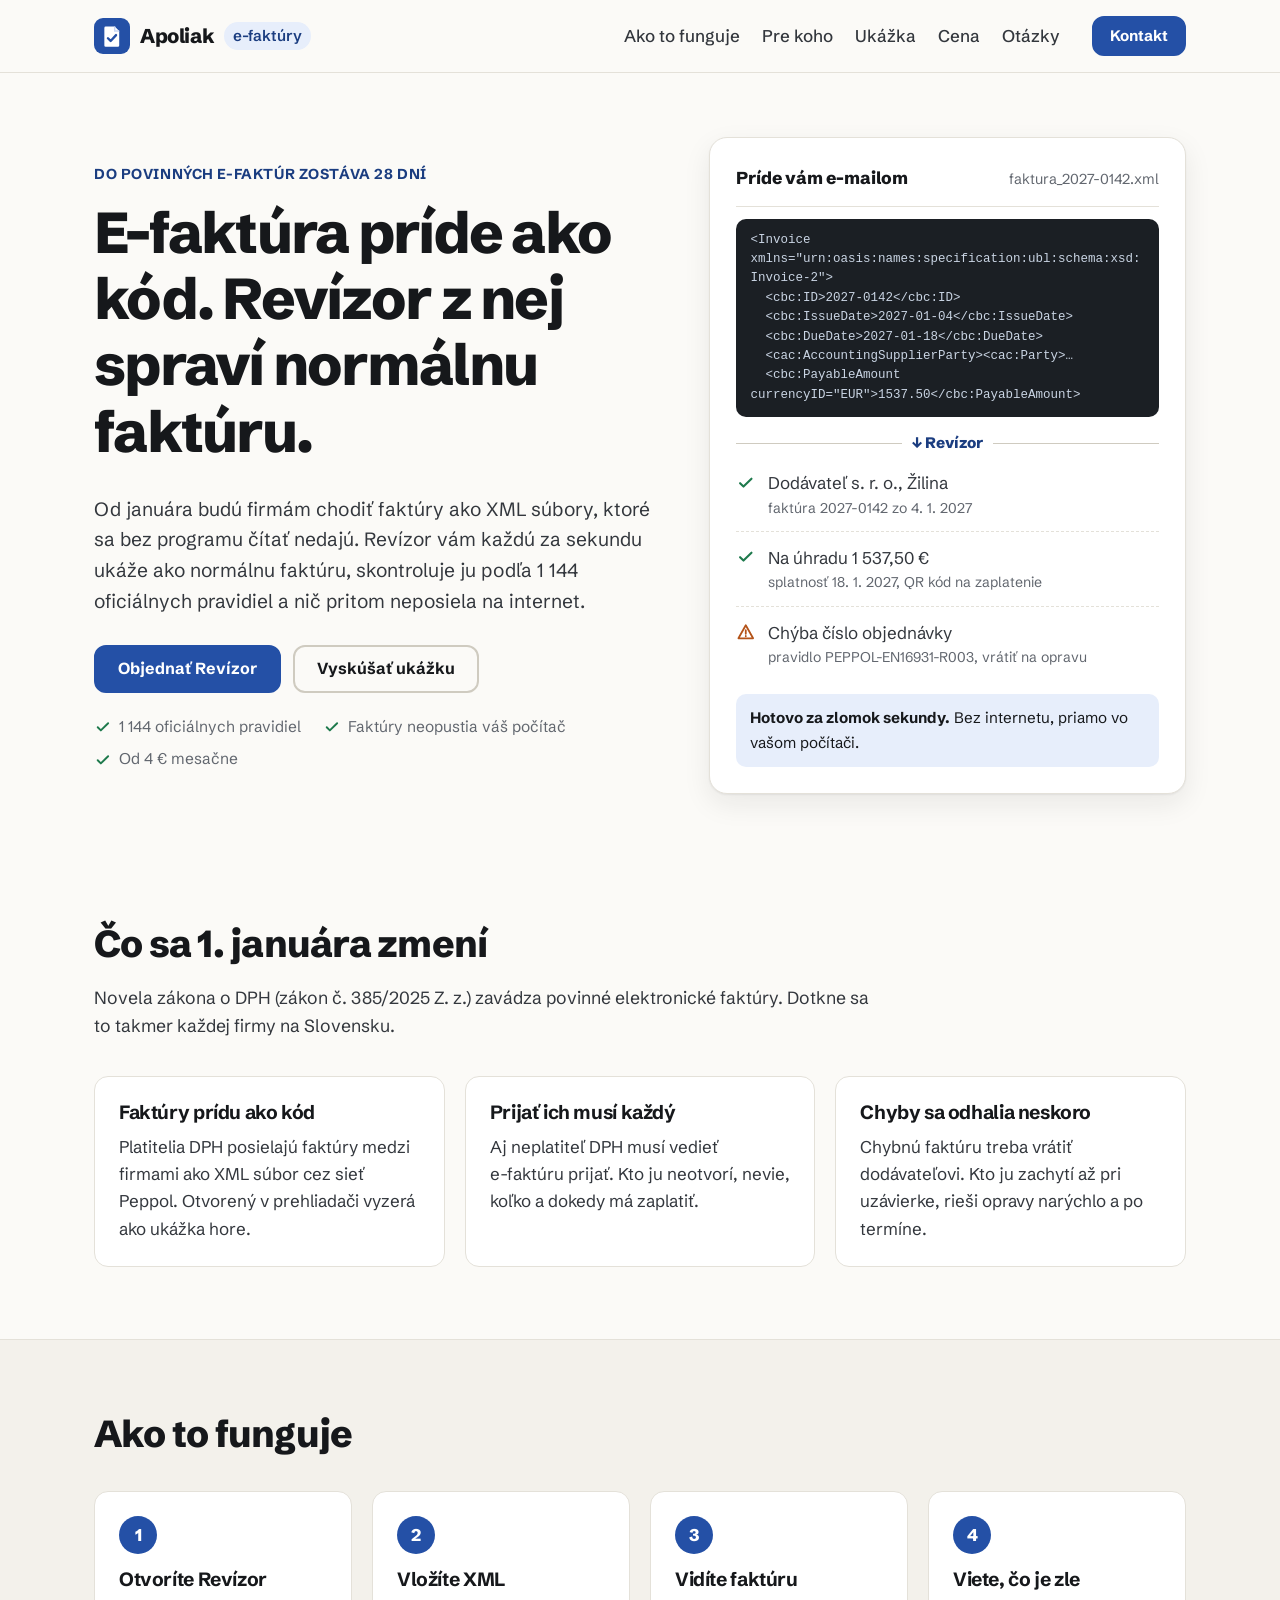
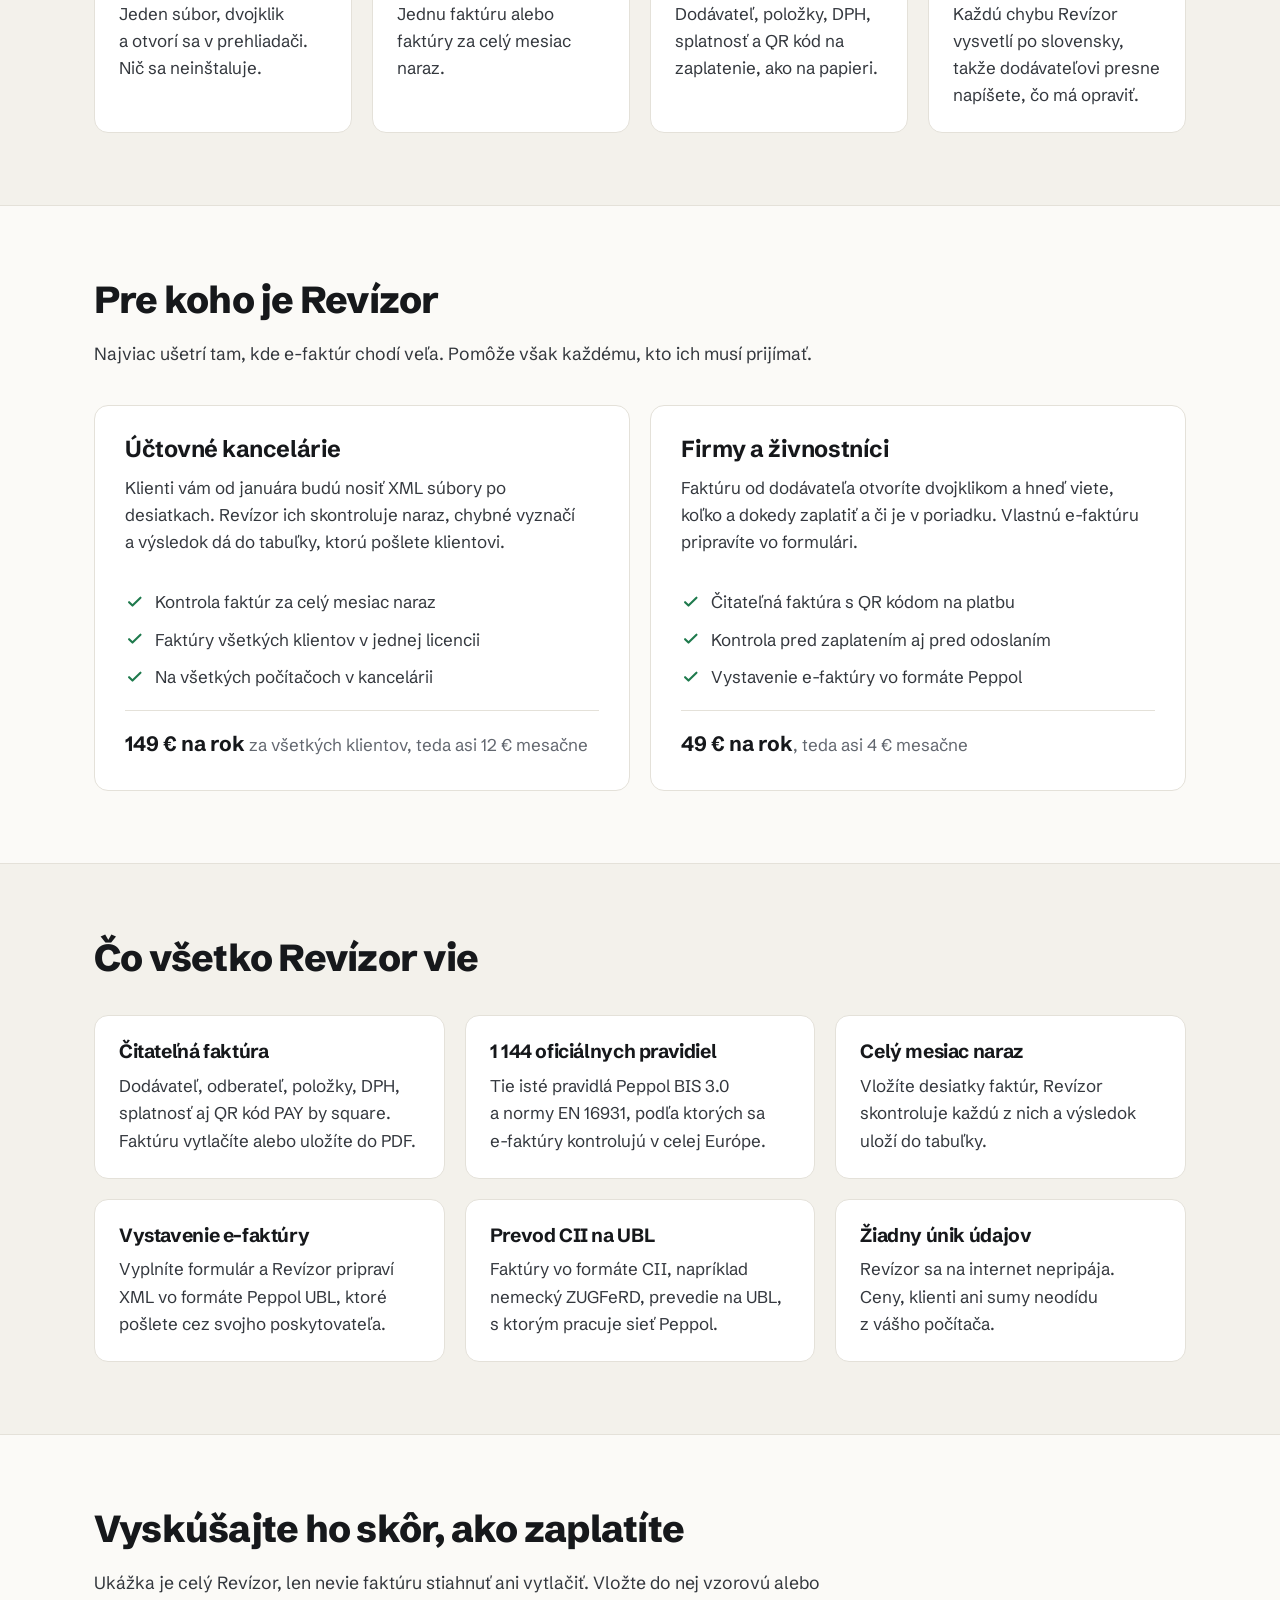
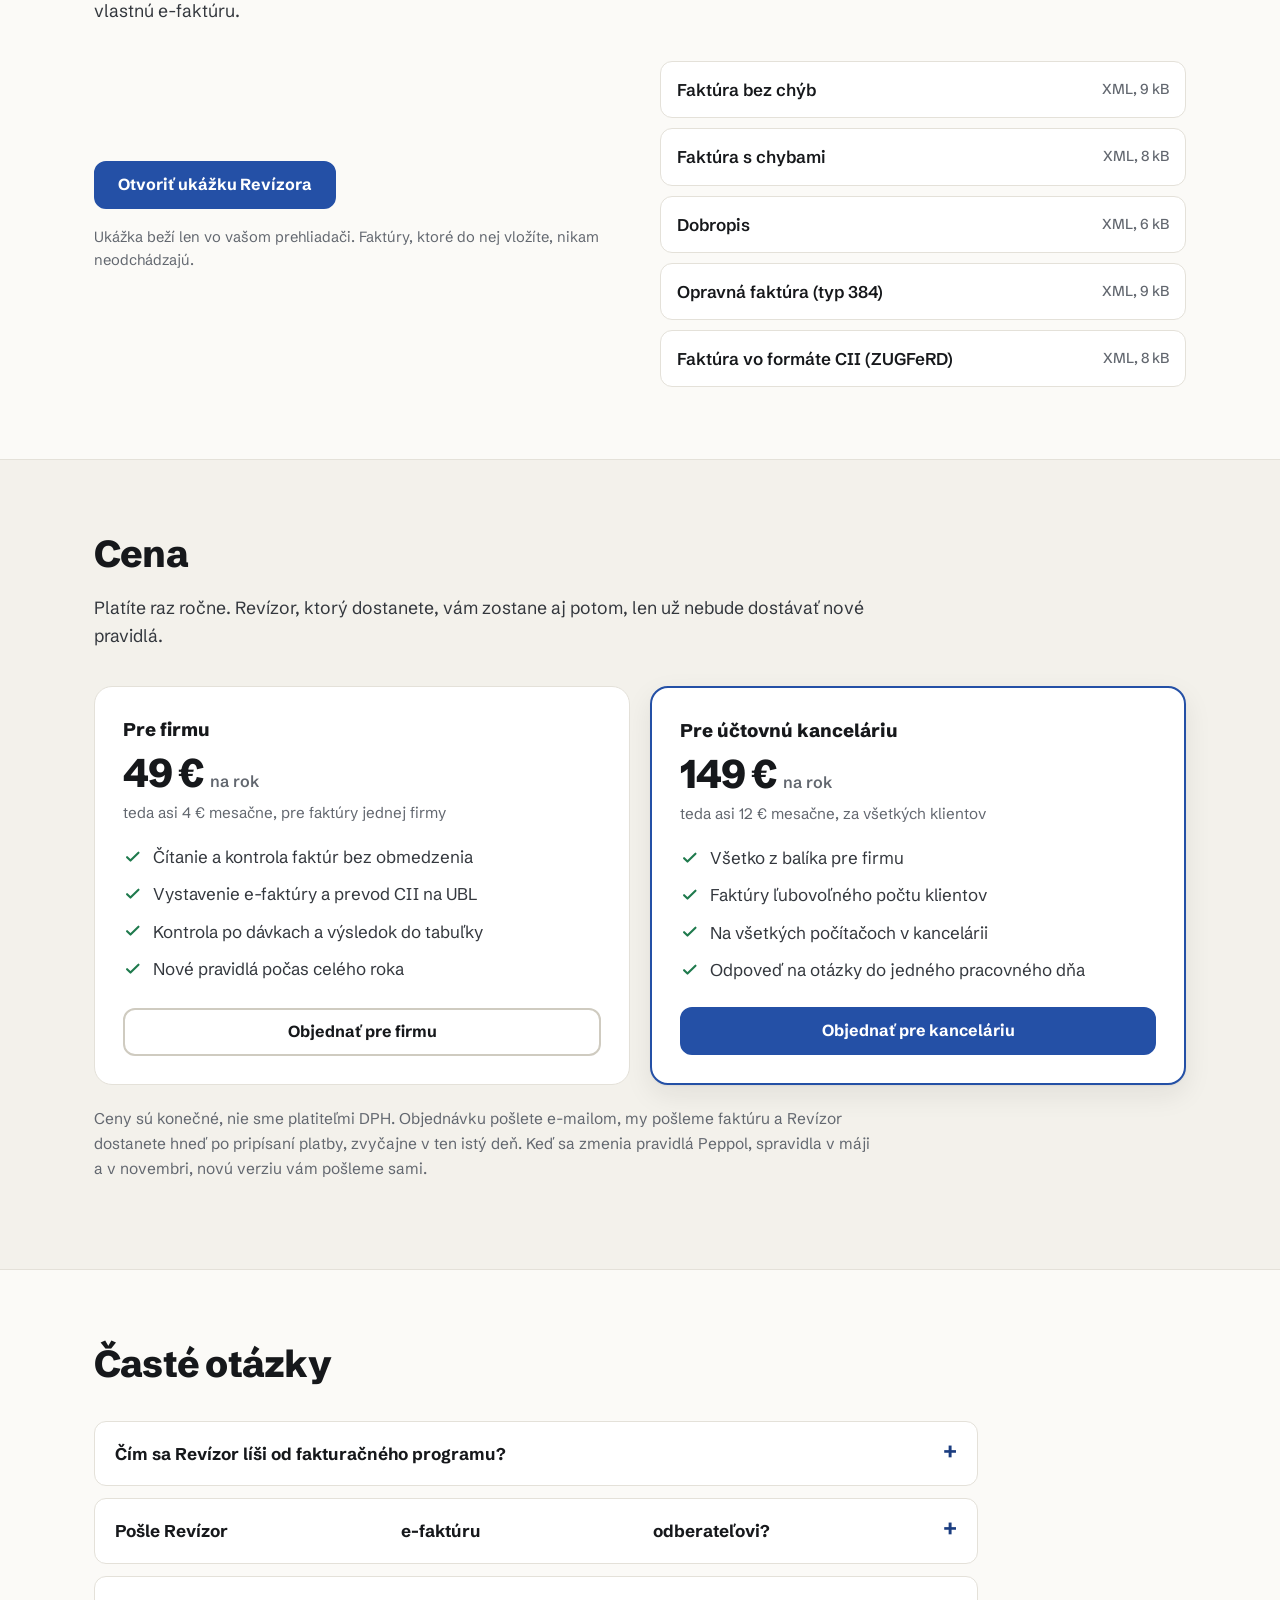
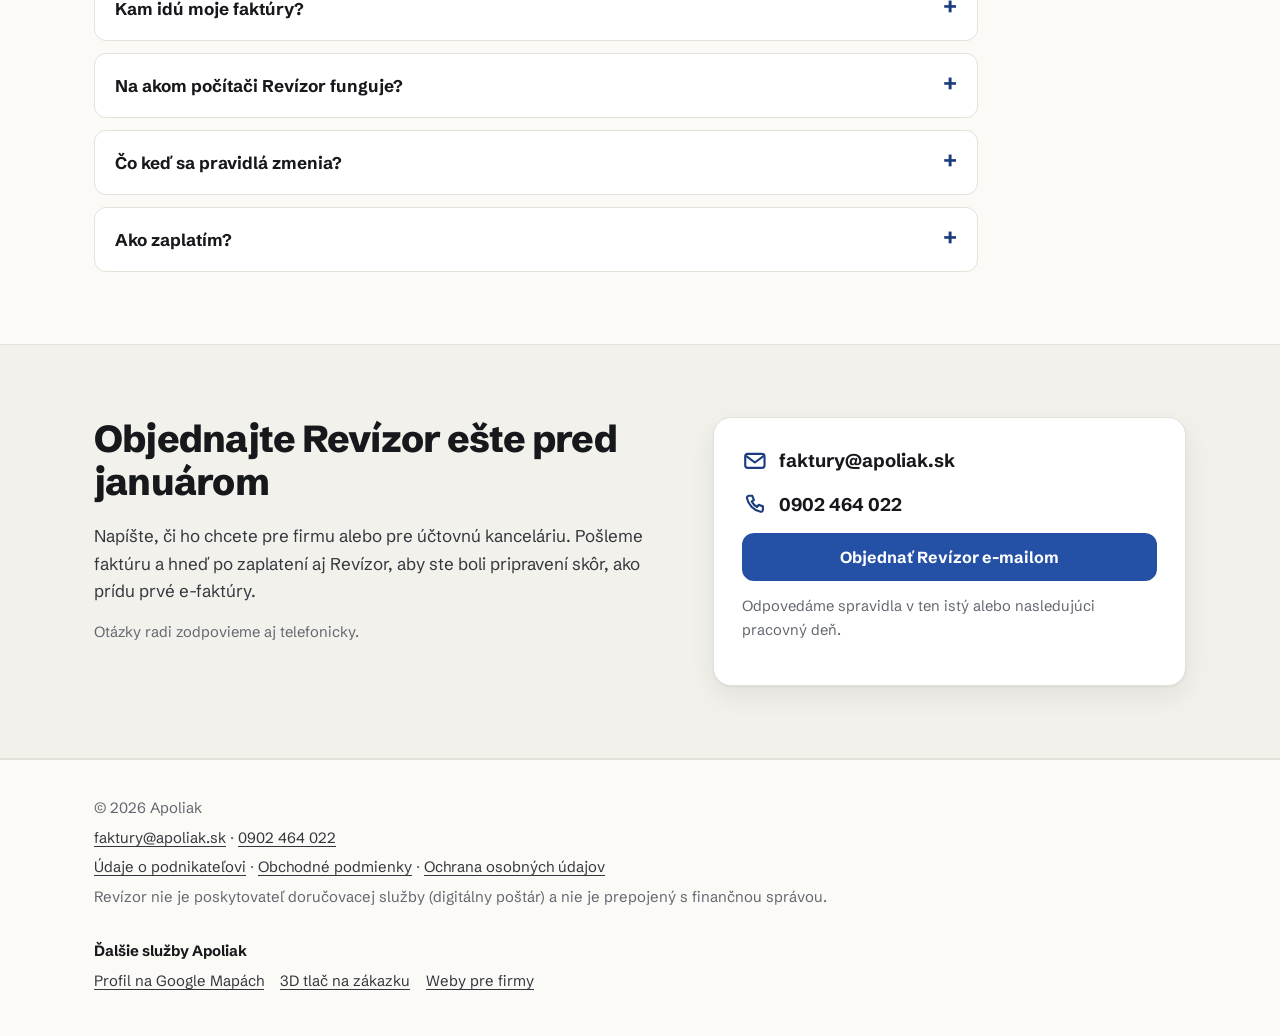
<file: index.html>
<!doctype html>
<html lang="sk">
<head>
  <meta charset="utf-8">
  <meta http-equiv="Content-Security-Policy" content="default-src 'self'; script-src 'self'; style-src 'self' 'unsafe-inline'; img-src 'self' data:; font-src 'self'; connect-src 'self'; form-action 'self'; base-uri 'self'; object-src 'none'">
  <meta name="referrer" content="strict-origin-when-cross-origin">
  <meta name="viewport" content="width=device-width, initial-scale=1, viewport-fit=cover">
  <title>E-faktúry od 1. 1. 2027: Revízor ich prečíta aj skontroluje | Apoliak</title>
  <meta name="description" content="Od 1. januára 2027 vám budú chodiť faktúry ako XML. Revízor z nich za sekundu spraví normálnu faktúru a skontroluje ich podľa 1 144 pravidiel. Bez internetu, od 49 € na rok.">
  <meta name="theme-color" content="#fbfaf7">
  <meta name="color-scheme" content="light">
  <link rel="canonical" href="https://efaktury.apoliak.sk/">
  <meta property="og:type" content="website">
  <meta property="og:locale" content="sk_SK">
  <meta property="og:site_name" content="Apoliak e-faktúry">
  <meta property="og:title" content="E-faktúra príde ako kód. Revízor z nej spraví normálnu faktúru.">
  <meta property="og:description" content="Od 1. 1. 2027 chodia faktúry ako XML. Revízor ich prečíta a skontroluje podľa 1 144 pravidiel, bez internetu. Od 49 € na rok.">
  <meta property="og:url" content="https://efaktury.apoliak.sk/">
  <meta property="og:image" content="https://efaktury.apoliak.sk/assets/img/og-image.png">
  <meta property="og:image:width" content="1200">
  <meta property="og:image:height" content="630">
  <meta name="twitter:card" content="summary_large_image">
  <link rel="icon" href="assets/img/favicon.svg" type="image/svg+xml">
  <link rel="apple-touch-icon" href="assets/img/apple-touch-icon.png">
  <link rel="preload" href="assets/fonts/schibsted-grotesk-latin-wght-normal.woff2" as="font" type="font/woff2" crossorigin>
  <link rel="stylesheet" href="assets/css/style.css">
  <script type="application/ld+json">
{
  "@context": "https://schema.org",
  "@type": "SoftwareApplication",
  "name": "Revízor e-faktúr",
  "applicationCategory": "BusinessApplication",
  "operatingSystem": "Windows, macOS (v prehliadači)",
  "url": "https://efaktury.apoliak.sk/",
  "description": "Čítanie a kontrola elektronických faktúr podľa 1 144 pravidiel Peppol BIS 3.0 a EN 16931, bez internetu.",
  "offers": [
    {
      "@type": "Offer",
      "name": "Pre firmu",
      "price": "49",
      "priceCurrency": "EUR"
    },
    {
      "@type": "Offer",
      "name": "Pre účtovnú kanceláriu",
      "price": "149",
      "priceCurrency": "EUR"
    }
  ],
  "publisher": {
    "@type": "Organization",
    "name": "Apoliak",
    "email": "faktury@apoliak.sk",
    "telephone": "+421902464022",
    "logo": "https://efaktury.apoliak.sk/assets/img/logo-512.png"
  }
}
  </script>
</head>
<body>
<svg width="0" height="0" style="position:absolute" aria-hidden="true">
  <symbol id="i-check" viewBox="0 0 24 24"><path d="M5 12.5l4.2 4.2L19 7" fill="none" stroke="currentColor" stroke-width="2.6" stroke-linecap="round" stroke-linejoin="round"/></symbol>
  <symbol id="i-warn" viewBox="0 0 24 24"><path d="M12 4l9 16H3z" fill="none" stroke="currentColor" stroke-width="2.2" stroke-linejoin="round"/><path d="M12 10v4.5M12 17.2v.3" stroke="currentColor" stroke-width="2.2" stroke-linecap="round"/></symbol>
  <symbol id="i-mail" viewBox="0 0 24 24"><rect x="3" y="5.5" width="18" height="13" rx="2.5" fill="none" stroke="currentColor" stroke-width="2"/><path d="M4 7.5l8 6 8-6" fill="none" stroke="currentColor" stroke-width="2" stroke-linejoin="round"/></symbol>
  <symbol id="i-phone" viewBox="0 0 24 24"><path d="M6.6 3.5h3l1.5 4-2 1.3a11 11 0 005.1 5.1l1.3-2 4 1.5v3a2 2 0 01-2.2 2A16.5 16.5 0 014.6 5.7a2 2 0 012-2.2z" fill="none" stroke="currentColor" stroke-width="2" stroke-linejoin="round"/></symbol>
  <symbol id="i-download" viewBox="0 0 24 24"><path d="M12 4v11m0 0l-4.5-4.5M12 15l4.5-4.5M5 19.5h14" fill="none" stroke="currentColor" stroke-width="2.2" stroke-linecap="round" stroke-linejoin="round"/></symbol>
</svg>
  <a class="skip-link" href="#obsah">Preskočiť na obsah</a>
  <header class="site-header">
    <div class="wrap header-inner">
      <a class="logo" href="./" aria-label="Apoliak e-faktúry – úvod"><svg class="logo-mark" viewBox="0 0 40 40" aria-hidden="true"><rect width="40" height="40" rx="10" fill="#2450a6"/><path d="M13 9.5h10l5 5v16a1.5 1.5 0 01-1.5 1.5h-13.5a1.5 1.5 0 01-1.5-1.5v-19.5a1.5 1.5 0 011.5-1.5z" fill="#fff"/><path d="M23 9.5v5h5" fill="none" stroke="#c9d6f3" stroke-width="1.6"/><path d="M15.5 22.5l3 3 6-6.5" fill="none" stroke="#2450a6" stroke-width="2.6" stroke-linecap="round" stroke-linejoin="round"/></svg>Apoliak <span class="logo-tag">e-faktúry</span></a>
      <nav class="nav" aria-label="Hlavné menu"><a href="#ako">Ako to funguje</a><a href="#pre-koho">Pre koho</a><a href="#ukazka">Ukážka</a><a href="#cennik">Cena</a><a href="#otazky">Otázky</a></nav>
      <a class="btn btn--small" href="./#kontakt">Kontakt</a>
    </div>
  </header>
  <main id="obsah">
    <section class="hero">
      <div class="wrap hero-grid">
        <div>
          <span class="eyebrow"><span data-odpocet="2027-01-01"><span class="nb">E-faktúry</span> sú povinné od 1. januára 2027</span></span>
          <h1><span class="nb">E-faktúra</span> príde ako kód. Revízor z&nbsp;nej spraví normálnu faktúru.</h1>
          <p class="lead">Od januára budú firmám chodiť faktúry ako XML súbory, ktoré sa bez programu čítať nedajú. Revízor vám každú za sekundu ukáže ako normálnu faktúru, skontroluje ju podľa 1&nbsp;144 oficiálnych pravidiel a&nbsp;nič pritom neposiela na internet.</p>
          <div class="cta-row"><a class="btn" href="#cennik">Objednať Revízor</a><a class="btn btn--ghost" href="ukazka/">Vyskúšať ukážku</a></div>
          <ul class="facts"><li><svg class="icon" aria-hidden="true"><use href="#i-check"/></svg>1&nbsp;144 oficiálnych pravidiel</li><li><svg class="icon" aria-hidden="true"><use href="#i-check"/></svg>Faktúry neopustia váš počítač</li><li><svg class="icon" aria-hidden="true"><use href="#i-check"/></svg>Od 4&nbsp;€ mesačne</li></ul>
        </div>
        <div><div class="panel" role="img" aria-label="E-faktúra ako XML súbor a tá istá faktúra v Revízore">
            <div class="panel-head"><span class="panel-title">Príde vám e-mailom</span><span class="panel-sub">faktura_2027-0142.xml</span></div>
            <pre class="xml" aria-hidden="true">&lt;Invoice xmlns="urn:oasis:names:specification:ubl:schema:xsd:Invoice-2"&gt;
  &lt;cbc:ID&gt;2027-0142&lt;/cbc:ID&gt;
  &lt;cbc:IssueDate&gt;2027-01-04&lt;/cbc:IssueDate&gt;
  &lt;cbc:DueDate&gt;2027-01-18&lt;/cbc:DueDate&gt;
  &lt;cac:AccountingSupplierParty&gt;&lt;cac:Party&gt;…
  &lt;cbc:PayableAmount currencyID="EUR"&gt;1537.50&lt;/cbc:PayableAmount&gt;</pre>
            <div class="arrow">↓&nbsp;Revízor</div>
            <ul class="rows">
              <li class="is-ok"><svg class="icon" aria-hidden="true"><use href="#i-check"/></svg><div>Dodávateľ s.&nbsp;r.&nbsp;o., Žilina<small>faktúra 2027-0142 zo 4. 1. 2027</small></div></li>
              <li class="is-ok"><svg class="icon" aria-hidden="true"><use href="#i-check"/></svg><div>Na úhradu 1&nbsp;537,50&nbsp;€<small>splatnosť 18. 1. 2027, QR kód na zaplatenie</small></div></li>
              <li class="is-warn"><svg class="icon" aria-hidden="true"><use href="#i-warn"/></svg><div>Chýba číslo objednávky<small>pravidlo PEPPOL-EN16931-R003, vrátiť na opravu</small></div></li>
            </ul>
            <div class="panel-foot"><strong>Hotovo za zlomok sekundy.</strong> Bez internetu, priamo vo vašom počítači.</div>
          </div></div>
      </div>
    </section>
    <section class="section" id="zmena" aria-labelledby="zmena-nadpis">
      <div class="wrap"><div class="section-head"><h2 id="zmena-nadpis">Čo sa 1. januára zmení</h2><p>Novela zákona o&nbsp;DPH (zákon č. 385/2025 Z. z.) zavádza povinné elektronické faktúry. Dotkne sa to takmer každej firmy na Slovensku.</p></div><div class="cards"><article class="card"><h3>Faktúry prídu ako kód</h3><p>Platitelia DPH posielajú faktúry medzi firmami ako XML súbor cez sieť Peppol. Otvorený v&nbsp;prehliadači vyzerá ako ukážka hore.</p></article><article class="card"><h3>Prijať ich musí každý</h3><p>Aj neplatiteľ DPH musí vedieť <span class="nb">e-faktúru</span> prijať. Kto ju neotvorí, nevie, koľko a&nbsp;dokedy má zaplatiť.</p></article><article class="card"><h3>Chyby sa odhalia neskoro</h3><p>Chybnú faktúru treba vrátiť dodávateľovi. Kto ju zachytí až pri uzávierke, rieši opravy narýchlo a&nbsp;po termíne.</p></article></div></div>
    </section>
    <section class="section section--alt" id="ako" aria-labelledby="ako-nadpis">
      <div class="wrap"><div class="section-head"><h2 id="ako-nadpis">Ako to funguje</h2></div><ol class="steps"><li><h3>Otvoríte Revízor</h3><p>Jeden súbor, dvojklik a&nbsp;otvorí sa v&nbsp;prehliadači. Nič sa neinštaluje.</p></li><li><h3>Vložíte XML</h3><p>Jednu faktúru alebo faktúry za celý mesiac naraz.</p></li><li><h3>Vidíte faktúru</h3><p>Dodávateľ, položky, DPH, splatnosť a&nbsp;QR kód na zaplatenie, ako na papieri.</p></li><li><h3>Viete, čo je zle</h3><p>Každú chybu Revízor vysvetlí po slovensky, takže dodávateľovi presne napíšete, čo má opraviť.</p></li></ol></div>
    </section>
    <section class="section" id="pre-koho" aria-labelledby="pre-koho-nadpis">
      <div class="wrap"><div class="section-head"><h2 id="pre-koho-nadpis">Pre koho je Revízor</h2><p>Najviac ušetrí tam, kde <span class="nb">e-faktúr</span> chodí veľa. Pomôže však každému, kto ich musí prijímať.</p></div><div class="cards cards--2">
          <article class="card card--big">
            <h3>Účtovné kancelárie</h3>
            <p>Klienti vám od januára budú nosiť XML súbory po desiatkach. Revízor ich skontroluje naraz, chybné vyznačí a&nbsp;výsledok dá do tabuľky, ktorú pošlete klientovi.</p>
            <ul class="checks">
              <li><svg class="icon" aria-hidden="true"><use href="#i-check"/></svg><span>Kontrola faktúr za celý mesiac naraz</span></li>
              <li><svg class="icon" aria-hidden="true"><use href="#i-check"/></svg><span>Faktúry všetkých klientov v&nbsp;jednej licencii</span></li>
              <li><svg class="icon" aria-hidden="true"><use href="#i-check"/></svg><span>Na všetkých počítačoch v&nbsp;kancelárii</span></li>
            </ul>
            <p class="card-price"><strong>149&nbsp;€ na rok</strong> za všetkých klientov, teda asi 12&nbsp;€ mesačne</p>
          </article>
          <article class="card card--big">
            <h3>Firmy a&nbsp;živnostníci</h3>
            <p>Faktúru od dodávateľa otvoríte dvojklikom a&nbsp;hneď viete, koľko a&nbsp;dokedy zaplatiť a&nbsp;či je v&nbsp;poriadku. Vlastnú <span class="nb">e-faktúru</span> pripravíte vo formulári.</p>
            <ul class="checks">
              <li><svg class="icon" aria-hidden="true"><use href="#i-check"/></svg><span>Čitateľná faktúra s&nbsp;QR kódom na platbu</span></li>
              <li><svg class="icon" aria-hidden="true"><use href="#i-check"/></svg><span>Kontrola pred zaplatením aj pred odoslaním</span></li>
              <li><svg class="icon" aria-hidden="true"><use href="#i-check"/></svg><span>Vystavenie <span class="nb">e-faktúry</span> vo formáte Peppol</span></li>
            </ul>
            <p class="card-price"><strong>49&nbsp;€ na rok</strong>, teda asi 4&nbsp;€ mesačne</p>
          </article>
        </div></div>
    </section>
    <section class="section section--alt" id="funkcie" aria-labelledby="funkcie-nadpis">
      <div class="wrap"><div class="section-head"><h2 id="funkcie-nadpis">Čo všetko Revízor vie</h2></div><div class="cards"><article class="card"><h3>Čitateľná faktúra</h3><p>Dodávateľ, odberateľ, položky, DPH, splatnosť aj QR kód PAY by square. Faktúru vytlačíte alebo uložíte do PDF.</p></article><article class="card"><h3>1&nbsp;144 oficiálnych pravidiel</h3><p>Tie isté pravidlá Peppol BIS 3.0 a&nbsp;normy EN 16931, podľa ktorých sa <span class="nb">e-faktúry</span> kontrolujú v&nbsp;celej Európe.</p></article><article class="card"><h3>Celý mesiac naraz</h3><p>Vložíte desiatky faktúr, Revízor skontroluje každú z&nbsp;nich a&nbsp;výsledok uloží do tabuľky.</p></article><article class="card"><h3>Vystavenie <span class="nb">e-faktúry</span></h3><p>Vyplníte formulár a&nbsp;Revízor pripraví XML vo formáte Peppol UBL, ktoré pošlete cez svojho poskytovateľa.</p></article><article class="card"><h3>Prevod CII na UBL</h3><p>Faktúry vo formáte CII, napríklad nemecký ZUGFeRD, prevedie na UBL, s&nbsp;ktorým pracuje sieť Peppol.</p></article><article class="card"><h3>Žiadny únik údajov</h3><p>Revízor sa na internet nepripája. Ceny, klienti ani sumy neodídu z&nbsp;vášho počítača.</p></article></div></div>
    </section>
    <section class="section" id="ukazka" aria-labelledby="ukazka-nadpis">
      <div class="wrap"><div class="section-head"><h2 id="ukazka-nadpis">Vyskúšajte ho skôr, ako zaplatíte</h2><p>Ukážka je celý Revízor, len nevie faktúru stiahnuť ani vytlačiť. Vložte do nej vzorovú alebo vlastnú <span class="nb">e-faktúru</span>.</p></div><div class="demo">
          <div>
            <p><a class="btn" href="ukazka/">Otvoriť ukážku Revízora</a></p>
            <p class="small">Ukážka beží len vo vašom prehliadači. Faktúry, ktoré do nej vložíte, nikam neodchádzajú.</p>
          </div>
          <ul class="files" aria-label="Vzorové e-faktúry na stiahnutie">
            <li><a href="ukazka/vzory/vzor-faktura-platna.xml" download>Faktúra bez chýb <span>XML, 9 kB</span></a></li>
            <li><a href="ukazka/vzory/vzor-faktura-s-chybami.xml" download>Faktúra s chybami <span>XML, 8 kB</span></a></li>
            <li><a href="ukazka/vzory/vzor-dobropis.xml" download>Dobropis <span>XML, 6 kB</span></a></li>
            <li><a href="ukazka/vzory/vzor-opravna-faktura-384.xml" download>Opravná faktúra (typ 384) <span>XML, 9 kB</span></a></li>
            <li><a href="ukazka/vzory/vzor-faktura-cii-zugferd.xml" download>Faktúra vo formáte CII (ZUGFeRD) <span>XML, 8 kB</span></a></li>
          </ul>
        </div></div>
    </section>
    <section class="section section--alt" id="cennik" aria-labelledby="cennik-nadpis">
      <div class="wrap"><div class="section-head"><h2 id="cennik-nadpis">Cena</h2><p>Platíte raz ročne. Revízor, ktorý dostanete, vám zostane aj potom, len už nebude dostávať nové pravidlá.</p></div><div class="prices"><article class="price"><div class="price-name">Pre firmu</div><div class="price-amount">49&nbsp;€ <span class="price-unit">na rok</span></div><p class="price-note">teda asi 4&nbsp;€ mesačne, pre faktúry jednej firmy</p><ul class="checks"><li><svg class="icon" aria-hidden="true"><use href="#i-check"/></svg><span>Čítanie a&nbsp;kontrola faktúr bez obmedzenia</span></li><li><svg class="icon" aria-hidden="true"><use href="#i-check"/></svg><span>Vystavenie <span class="nb">e-faktúry</span> a&nbsp;prevod CII na UBL</span></li><li><svg class="icon" aria-hidden="true"><use href="#i-check"/></svg><span>Kontrola po dávkach a&nbsp;výsledok do tabuľky</span></li><li><svg class="icon" aria-hidden="true"><use href="#i-check"/></svg><span>Nové pravidlá počas celého roka</span></li></ul><a class="btn btn--ghost" href="mailto:faktury@apoliak.sk?subject=Objedn%C3%A1vka%20Rev%C3%ADzora%20pre%20firmu&amp;body=Dobr%C3%BD%20de%C5%88%2C%0A%0Aobjedn%C3%A1vam%20Rev%C3%ADzor%20e-fakt%C3%BAr%20pre%20firmu%20na%201%20rok%20%2849%20%E2%82%AC%29.%0A%0AFirma%3A%0AI%C4%8CO%3A%0AE-mail%2C%20kam%20posla%C5%A5%20Rev%C3%ADzor%3A%0A%0A%C4%8Eakujem">Objednať pre firmu</a></article><article class="price price--main"><div class="price-name">Pre účtovnú kanceláriu</div><div class="price-amount">149&nbsp;€ <span class="price-unit">na rok</span></div><p class="price-note">teda asi 12&nbsp;€ mesačne, za všetkých klientov</p><ul class="checks"><li><svg class="icon" aria-hidden="true"><use href="#i-check"/></svg><span>Všetko z&nbsp;balíka pre firmu</span></li><li><svg class="icon" aria-hidden="true"><use href="#i-check"/></svg><span>Faktúry ľubovoľného počtu klientov</span></li><li><svg class="icon" aria-hidden="true"><use href="#i-check"/></svg><span>Na všetkých počítačoch v&nbsp;kancelárii</span></li><li><svg class="icon" aria-hidden="true"><use href="#i-check"/></svg><span>Odpoveď na otázky do jedného pracovného dňa</span></li></ul><a class="btn" href="mailto:faktury@apoliak.sk?subject=Objedn%C3%A1vka%20Rev%C3%ADzora%20pre%20%C3%BA%C4%8Dtovn%C3%BA%20kancel%C3%A1riu&amp;body=Dobr%C3%BD%20de%C5%88%2C%0A%0Aobjedn%C3%A1vam%20Rev%C3%ADzor%20e-fakt%C3%BAr%20pre%20%C3%BA%C4%8Dtovn%C3%BA%20kancel%C3%A1riu%20na%201%20rok%20%28149%20%E2%82%AC%29.%0A%0AKancel%C3%A1ria%3A%0AI%C4%8CO%3A%0AE-mail%2C%20kam%20posla%C5%A5%20Rev%C3%ADzor%3A%0A%0A%C4%8Eakujem">Objednať pre kanceláriu</a></article></div><p class="prices-after">Ceny sú konečné, nie sme platiteľmi DPH. Objednávku pošlete <span class="nb">e-mailom</span>, my pošleme faktúru a&nbsp;Revízor dostanete hneď po pripísaní platby, zvyčajne v&nbsp;ten istý deň. Keď sa zmenia pravidlá Peppol, spravidla v&nbsp;máji a&nbsp;v&nbsp;novembri, novú verziu vám pošleme sami.</p></div>
    </section>
    <section class="section" id="otazky" aria-labelledby="otazky-nadpis">
      <div class="wrap"><div class="section-head"><h2 id="otazky-nadpis">Časté otázky</h2></div><div class="faq"><details><summary>Čím sa Revízor líši od fakturačného programu?</summary><div><p>Fakturačný program faktúry vystavuje a&nbsp;eviduje. Revízor je nezávislá kontrola: povie, či <span class="nb">e-faktúra</span> spĺňa pravidlá a&nbsp;čo presne je zle, a&nbsp;ukáže ju čitateľne aj vtedy, keď prišla <span class="nb">e-mailom</span> mimo programu. Účtovná kancelária ním skontroluje faktúry všetkých klientov, nech používajú akýkoľvek program.</p></div></details><details><summary>Pošle Revízor <span class="nb">e-faktúru</span> odberateľovi?</summary><div><p>Nie. Posielanie cez sieť Peppol robí poskytovateľ zo zoznamu finančnej správy, takzvaný digitálny poštár. Revízor súbor pripraví a&nbsp;skontroluje, odošle ho váš poskytovateľ.</p></div></details><details><summary>Kam idú moje faktúry?</summary><div><p>Nikam. Revízor beží len vo vašom počítači a&nbsp;na internet sa nepripája. Nikto okrem vás faktúry nevidí.</p></div></details><details><summary>Na akom počítači Revízor funguje?</summary><div><p>V&nbsp;aktuálnom prehliadači Chrome, Edge, Firefox alebo Safari, na Windowse aj na Macu. Nič sa neinštaluje, Revízor je jeden súbor, ktorý otvoríte dvojklikom.</p></div></details><details><summary>Čo keď sa pravidlá zmenia?</summary><div><p>Počas zaplateného roka vám novú verziu pošleme <span class="nb">e-mailom</span> vždy, keď Peppol alebo finančná správa pravidlá zmení. Po roku vám Revízor funguje ďalej, len bez nových pravidiel.</p></div></details><details><summary>Ako zaplatím?</summary><div><p>Po objednávke vám <span class="nb">e-mailom</span> pošleme faktúru so splatnosťou 7&nbsp;dní. Platíte prevodom na účet a&nbsp;Revízor dostanete hneď po pripísaní platby.</p></div></details></div></div>
    </section>
    <section class="section section--alt" id="kontakt" aria-labelledby="kontakt-nadpis">
      <div class="wrap contact">
        <div>
          <h2 id="kontakt-nadpis">Objednajte Revízor ešte pred januárom</h2>
          <p>Napíšte, či ho chcete pre firmu alebo pre účtovnú kanceláriu. Pošleme faktúru a&nbsp;hneď po zaplatení aj Revízor, aby ste boli pripravení skôr, ako prídu prvé <span class="nb">e-faktúry</span>.</p>
          <p class="small">Otázky radi zodpovieme aj telefonicky.</p>
        </div>
        <div class="contact-box">
          <a class="contact-line" href="mailto:faktury@apoliak.sk"><svg class="icon" aria-hidden="true"><use href="#i-mail"/></svg>faktury@apoliak.sk</a>
          <a class="contact-line" href="tel:+421902464022"><svg class="icon" aria-hidden="true"><use href="#i-phone"/></svg>0902 464 022</a>
          <a class="btn" href="mailto:faktury@apoliak.sk?subject=Objedn%C3%A1vka%20Rev%C3%ADzora&amp;body=Dobr%C3%BD%20de%C5%88%2C%0A%0Aobjedn%C3%A1vam%20Rev%C3%ADzor%20e-fakt%C3%BAr%20na%201%20rok%3A%0A%28%20%29%20pre%20firmu%2C%2049%20%E2%82%AC%0A%28%20%29%20pre%20%C3%BA%C4%8Dtovn%C3%BA%20kancel%C3%A1riu%2C%20149%20%E2%82%AC%0A%0AFirma%3A%0AI%C4%8CO%3A%0AE-mail%2C%20kam%20posla%C5%A5%20Rev%C3%ADzor%3A%0A%0A%C4%8Eakujem">Objednať Revízor e-mailom</a>
          <p class="small">Odpovedáme spravidla v&nbsp;ten istý alebo nasledujúci pracovný deň.</p>
        </div>
      </div>
    </section>
  </main>

  <footer class="site-footer">
    <div class="wrap footer-grid">
      <div>
        <p>© <span data-year>2026</span> Apoliak</p>
        <p><a href="mailto:faktury@apoliak.sk">faktury@apoliak.sk</a> · <a href="tel:+421902464022">0902 464 022</a></p>
        <p><a href="udaje-o-podnikatelovi.html">Údaje o podnikateľovi</a> · <a href="obchodne-podmienky.html">Obchodné podmienky</a> · <a href="ochrana-osobnych-udajov.html">Ochrana osobných údajov</a></p>
        <p>Revízor nie je poskytovateľ doručovacej služby (digitálny poštár) a&nbsp;nie je prepojený s&nbsp;finančnou správou.</p>
      </div>
      <div class="footer-more">
        <p><strong>Ďalšie služby Apoliak</strong></p>
        <ul><li><a href="https://mapy.apoliak.sk/">Profil na Google Mapách</a></li><li><a href="https://3d.apoliak.sk/">3D tlač na zákazku</a></li><li><a href="https://apoliak.online/">Weby pre firmy</a></li></ul>
      </div>
    </div>
  </footer>
  <script src="assets/js/main.js" defer></script>
</body>
</html>
</file>
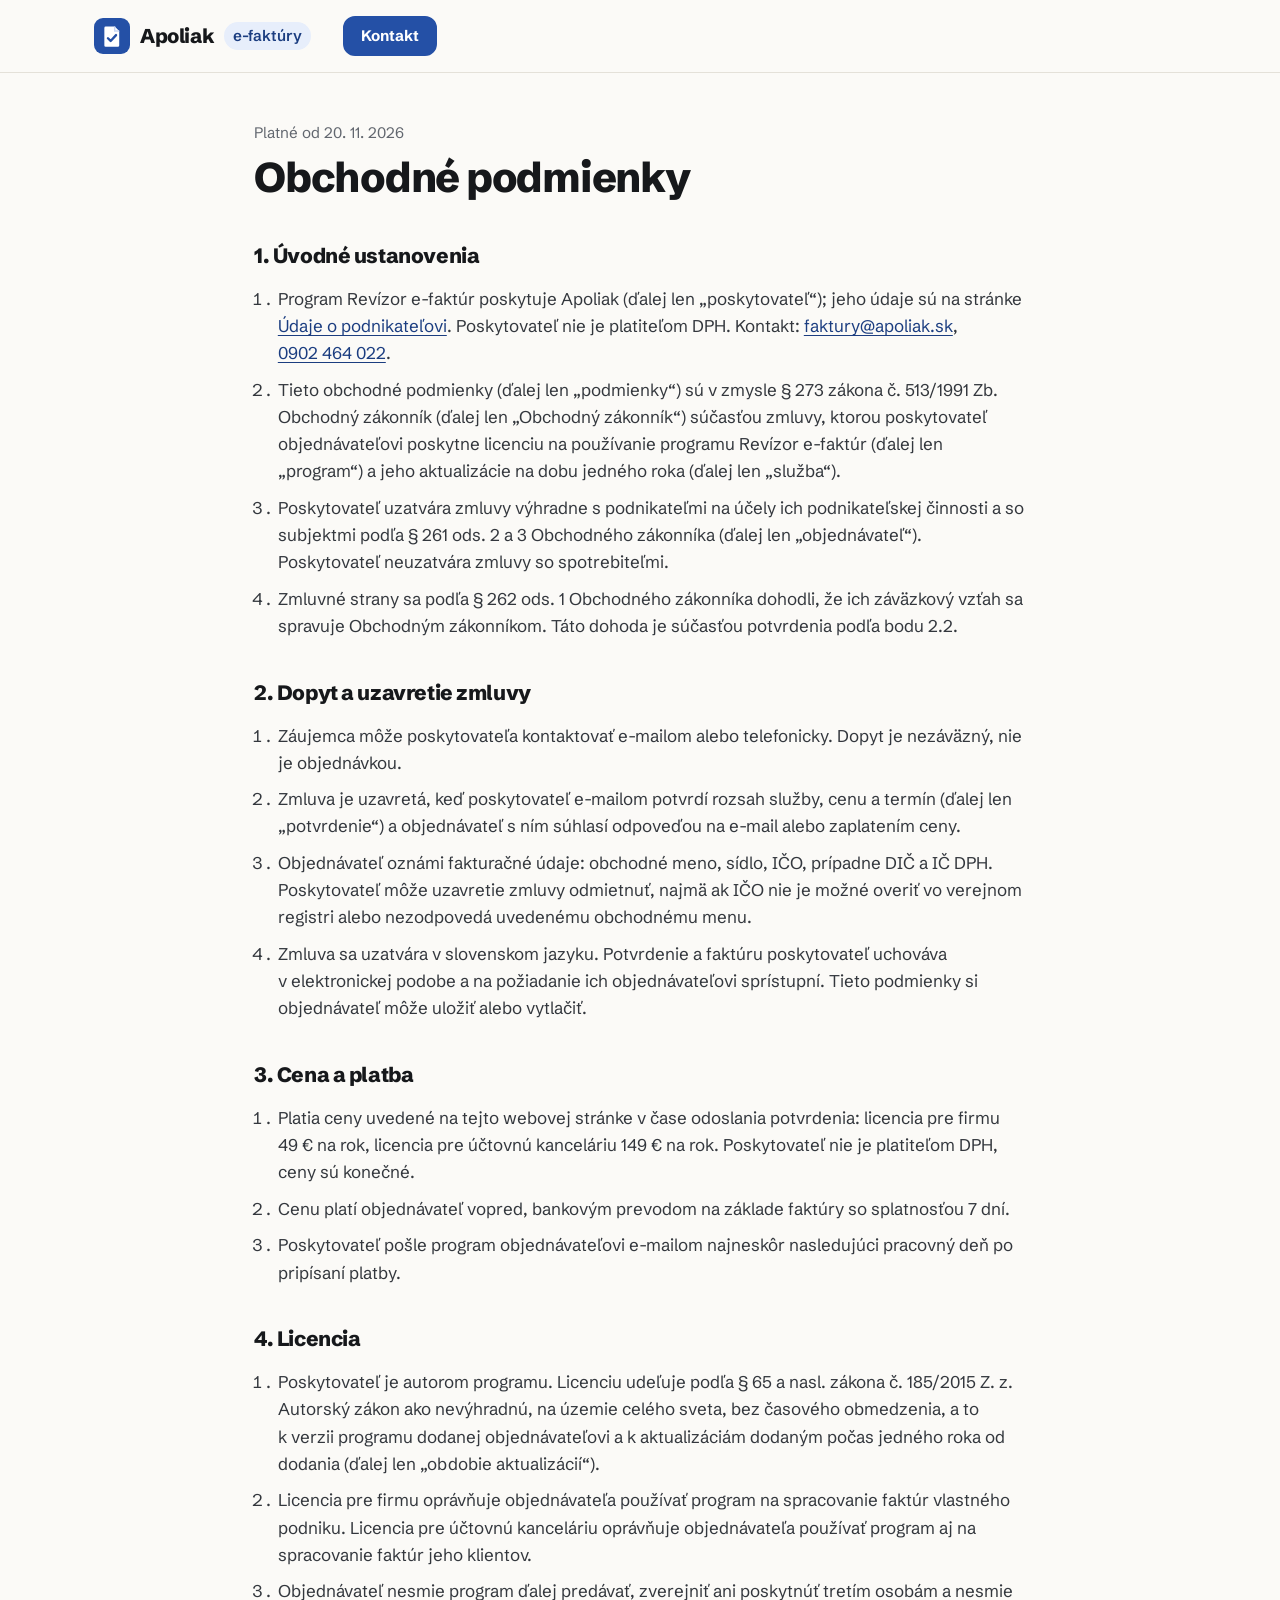
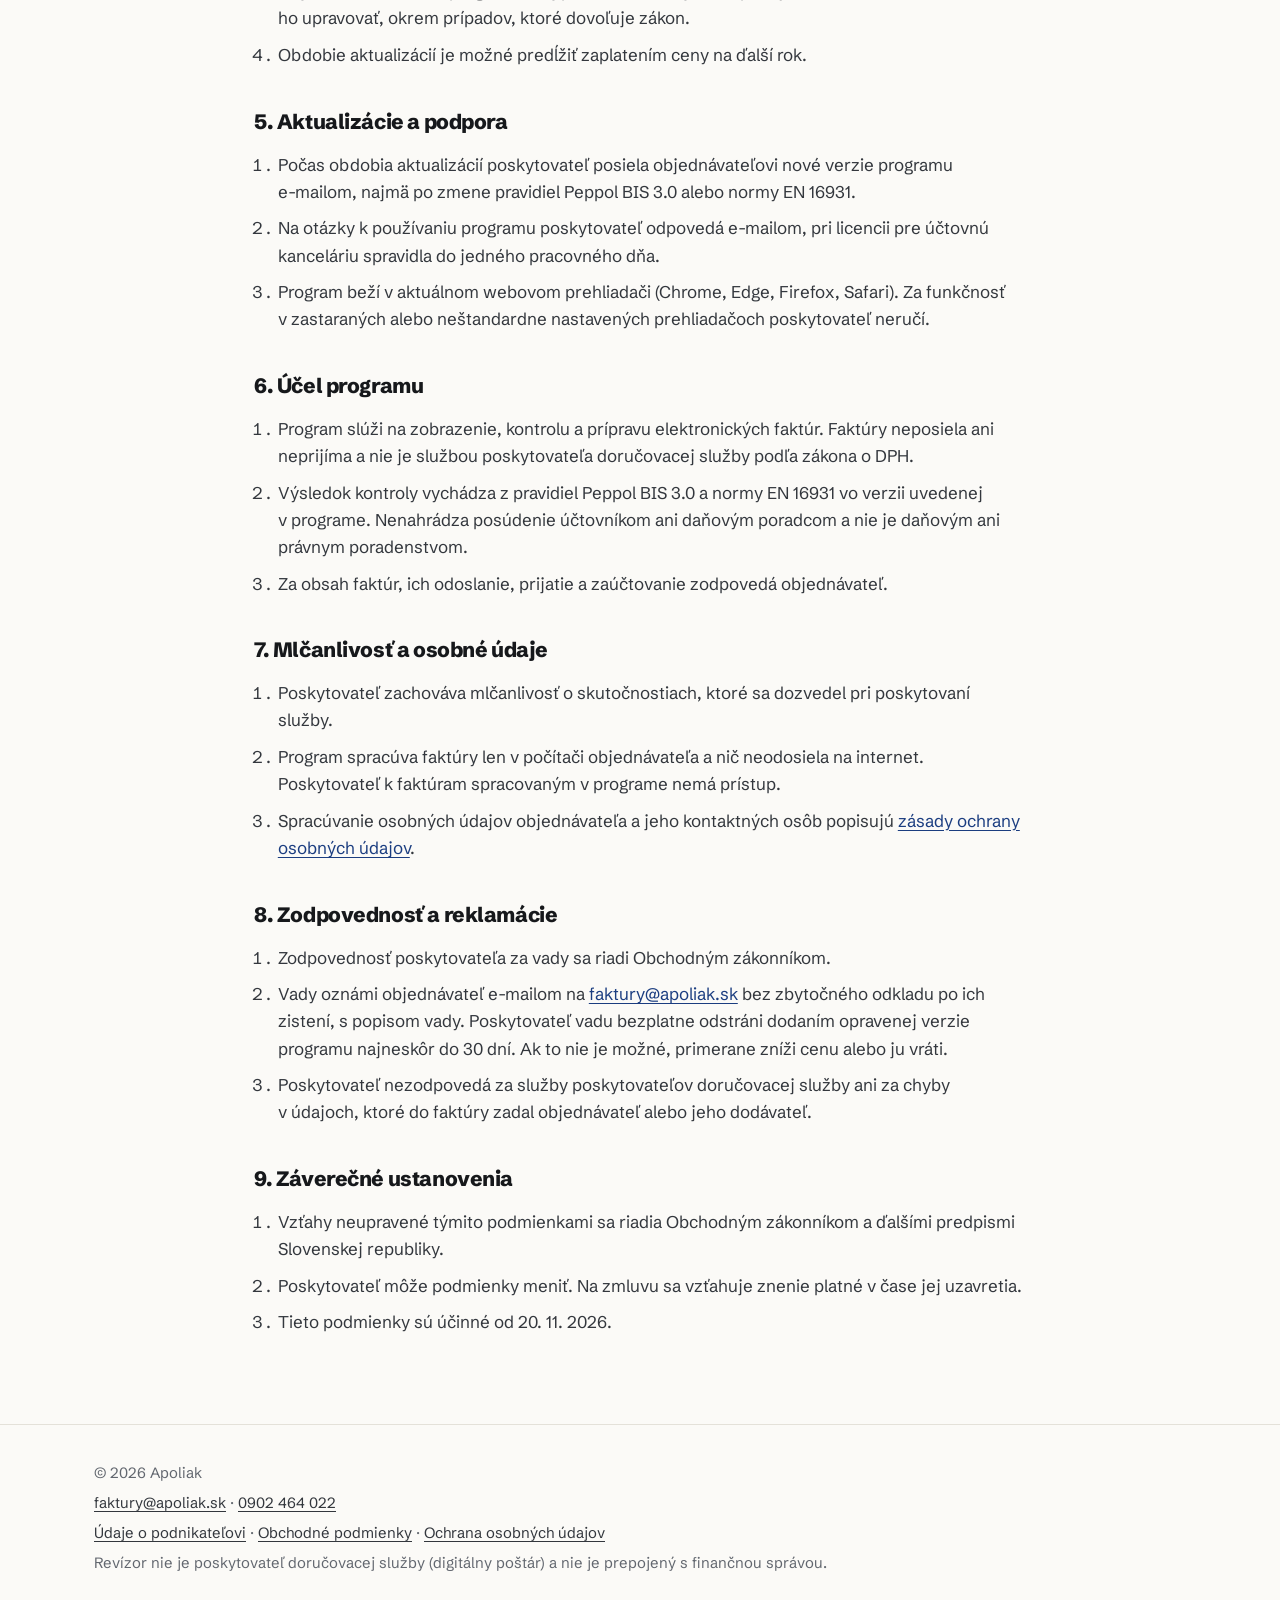
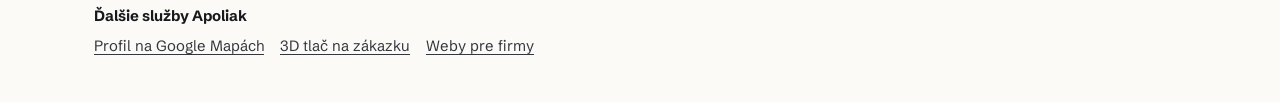
<file: obchodne-podmienky.html>
<!doctype html>
<html lang="sk">
<head>
  <meta charset="utf-8">
  <meta http-equiv="Content-Security-Policy" content="default-src 'self'; script-src 'self'; style-src 'self' 'unsafe-inline'; img-src 'self' data:; font-src 'self'; connect-src 'self'; form-action 'self'; base-uri 'self'; object-src 'none'">
  <meta name="referrer" content="strict-origin-when-cross-origin">
  <meta name="viewport" content="width=device-width, initial-scale=1, viewport-fit=cover">
  <title>Obchodné podmienky | Apoliak e-faktúry</title>
  <meta name="description" content="Obchodné podmienky licencie programu Revízor e-faktúr pre firmy a účtovné kancelárie.">
  <meta name="theme-color" content="#fbfaf7">
  <meta name="color-scheme" content="light">
  <link rel="canonical" href="https://efaktury.apoliak.sk/obchodne-podmienky.html">
  <link rel="icon" href="assets/img/favicon.svg" type="image/svg+xml">
  <link rel="apple-touch-icon" href="assets/img/apple-touch-icon.png">
  <link rel="preload" href="assets/fonts/schibsted-grotesk-latin-wght-normal.woff2" as="font" type="font/woff2" crossorigin>
  <link rel="stylesheet" href="assets/css/style.css">
</head>
<body>
<svg width="0" height="0" style="position:absolute" aria-hidden="true">
  <symbol id="i-check" viewBox="0 0 24 24"><path d="M5 12.5l4.2 4.2L19 7" fill="none" stroke="currentColor" stroke-width="2.6" stroke-linecap="round" stroke-linejoin="round"/></symbol>
  <symbol id="i-warn" viewBox="0 0 24 24"><path d="M12 4l9 16H3z" fill="none" stroke="currentColor" stroke-width="2.2" stroke-linejoin="round"/><path d="M12 10v4.5M12 17.2v.3" stroke="currentColor" stroke-width="2.2" stroke-linecap="round"/></symbol>
  <symbol id="i-mail" viewBox="0 0 24 24"><rect x="3" y="5.5" width="18" height="13" rx="2.5" fill="none" stroke="currentColor" stroke-width="2"/><path d="M4 7.5l8 6 8-6" fill="none" stroke="currentColor" stroke-width="2" stroke-linejoin="round"/></symbol>
  <symbol id="i-phone" viewBox="0 0 24 24"><path d="M6.6 3.5h3l1.5 4-2 1.3a11 11 0 005.1 5.1l1.3-2 4 1.5v3a2 2 0 01-2.2 2A16.5 16.5 0 014.6 5.7a2 2 0 012-2.2z" fill="none" stroke="currentColor" stroke-width="2" stroke-linejoin="round"/></symbol>
  <symbol id="i-download" viewBox="0 0 24 24"><path d="M12 4v11m0 0l-4.5-4.5M12 15l4.5-4.5M5 19.5h14" fill="none" stroke="currentColor" stroke-width="2.2" stroke-linecap="round" stroke-linejoin="round"/></symbol>
</svg>
  <a class="skip-link" href="#obsah">Preskočiť na obsah</a>
  <header class="site-header">
    <div class="wrap header-inner">
      <a class="logo" href="./" aria-label="Apoliak e-faktúry – úvod"><svg class="logo-mark" viewBox="0 0 40 40" aria-hidden="true"><rect width="40" height="40" rx="10" fill="#2450a6"/><path d="M13 9.5h10l5 5v16a1.5 1.5 0 01-1.5 1.5h-13.5a1.5 1.5 0 01-1.5-1.5v-19.5a1.5 1.5 0 011.5-1.5z" fill="#fff"/><path d="M23 9.5v5h5" fill="none" stroke="#c9d6f3" stroke-width="1.6"/><path d="M15.5 22.5l3 3 6-6.5" fill="none" stroke="#2450a6" stroke-width="2.6" stroke-linecap="round" stroke-linejoin="round"/></svg>Apoliak <span class="logo-tag">e-faktúry</span></a>
      
      <a class="btn btn--small" href="./#kontakt">Kontakt</a>
    </div>
  </header>
  <main id="obsah" class="legal">
    <div class="wrap legal-inner">
      <p class="meta">Platné od 20. 11. 2026</p>
      <h1>Obchodné podmienky</h1>
      <h2>1. Úvodné ustanovenia</h2><ol><li>Program Revízor <span class="nb">e-faktúr</span> poskytuje Apoliak (ďalej len „poskytovateľ“); jeho údaje sú na stránke <a href="udaje-o-podnikatelovi.html">Údaje o&nbsp;podnikateľovi</a>. Poskytovateľ nie je platiteľom DPH. Kontakt: <a href="mailto:faktury@apoliak.sk">faktury@apoliak.sk</a>, <a href="tel:+421902464022">0902&nbsp;464&nbsp;022</a>.</li><li>Tieto obchodné podmienky (ďalej len „podmienky“) sú v&nbsp;zmysle § 273 zákona č. 513/1991 Zb. Obchodný zákonník (ďalej len „Obchodný zákonník“) súčasťou zmluvy, ktorou poskytovateľ objednávateľovi poskytne licenciu na používanie programu Revízor <span class="nb">e-faktúr</span> (ďalej len „program“) a&nbsp;jeho aktualizácie na dobu jedného roka (ďalej len „služba“).</li><li>Poskytovateľ uzatvára zmluvy výhradne s&nbsp;podnikateľmi na účely ich podnikateľskej činnosti a&nbsp;so subjektmi podľa § 261 ods. 2 a&nbsp;3 Obchodného zákonníka (ďalej len „objednávateľ“). Poskytovateľ neuzatvára zmluvy so spotrebiteľmi.</li><li>Zmluvné strany sa podľa § 262 ods. 1 Obchodného zákonníka dohodli, že ich záväzkový vzťah sa spravuje Obchodným zákonníkom. Táto dohoda je súčasťou potvrdenia podľa bodu 2.2.</li></ol>
      <h2>2. Dopyt a uzavretie zmluvy</h2><ol><li>Záujemca môže poskytovateľa kontaktovať <span class="nb">e-mailom</span> alebo telefonicky. Dopyt je nezáväzný, nie je objednávkou.</li><li>Zmluva je uzavretá, keď poskytovateľ <span class="nb">e-mailom</span> potvrdí rozsah služby, cenu a&nbsp;termín (ďalej len „potvrdenie“) a&nbsp;objednávateľ s&nbsp;ním súhlasí odpoveďou na <span class="nb">e-mail</span> alebo zaplatením ceny.</li><li>Objednávateľ oznámi fakturačné údaje: obchodné meno, sídlo, IČO, prípadne DIČ a&nbsp;IČ DPH. Poskytovateľ môže uzavretie zmluvy odmietnuť, najmä ak IČO nie je možné overiť vo verejnom registri alebo nezodpovedá uvedenému obchodnému menu.</li><li>Zmluva sa uzatvára v&nbsp;slovenskom jazyku. Potvrdenie a&nbsp;faktúru poskytovateľ uchováva v&nbsp;elektronickej podobe a&nbsp;na požiadanie ich objednávateľovi sprístupní. Tieto podmienky si objednávateľ môže uložiť alebo vytlačiť.</li></ol>
      <h2>3. Cena a platba</h2><ol><li>Platia ceny uvedené na tejto webovej stránke v&nbsp;čase odoslania potvrdenia: licencia pre firmu 49&nbsp;€ na rok, licencia pre účtovnú kanceláriu 149&nbsp;€ na rok. Poskytovateľ nie je platiteľom DPH, ceny sú konečné.</li><li>Cenu platí objednávateľ vopred, bankovým prevodom na základe faktúry so splatnosťou 7&nbsp;dní.</li><li>Poskytovateľ pošle program objednávateľovi <span class="nb">e-mailom</span> najneskôr nasledujúci pracovný deň po pripísaní platby.</li></ol>
      <h2>4. Licencia</h2><ol><li>Poskytovateľ je autorom programu. Licenciu udeľuje podľa § 65 a&nbsp;nasl. zákona č. 185/2015 Z. z. Autorský zákon ako nevýhradnú, na územie celého sveta, bez časového obmedzenia, a&nbsp;to k&nbsp;verzii programu dodanej objednávateľovi a&nbsp;k&nbsp;aktualizáciám dodaným počas jedného roka od dodania (ďalej len „obdobie aktualizácií“).</li><li>Licencia pre firmu oprávňuje objednávateľa používať program na spracovanie faktúr vlastného podniku. Licencia pre účtovnú kanceláriu oprávňuje objednávateľa používať program aj na spracovanie faktúr jeho klientov.</li><li>Objednávateľ nesmie program ďalej predávať, zverejniť ani poskytnúť tretím osobám a&nbsp;nesmie ho upravovať, okrem prípadov, ktoré dovoľuje zákon.</li><li>Obdobie aktualizácií je možné predĺžiť zaplatením ceny na ďalší rok.</li></ol>
      <h2>5. Aktualizácie a&nbsp;podpora</h2><ol><li>Počas obdobia aktualizácií poskytovateľ posiela objednávateľovi nové verzie programu <span class="nb">e-mailom</span>, najmä po zmene pravidiel Peppol BIS 3.0 alebo normy EN 16931.</li><li>Na otázky k&nbsp;používaniu programu poskytovateľ odpovedá <span class="nb">e-mailom</span>, pri licencii pre účtovnú kanceláriu spravidla do jedného pracovného dňa.</li><li>Program beží v&nbsp;aktuálnom webovom prehliadači (Chrome, Edge, Firefox, Safari). Za funkčnosť v&nbsp;zastaraných alebo neštandardne nastavených prehliadačoch poskytovateľ neručí.</li></ol>
      <h2>6. Účel programu</h2><ol><li>Program slúži na zobrazenie, kontrolu a&nbsp;prípravu elektronických faktúr. Faktúry neposiela ani neprijíma a&nbsp;nie je službou poskytovateľa doručovacej služby podľa zákona o&nbsp;DPH.</li><li>Výsledok kontroly vychádza z&nbsp;pravidiel Peppol BIS 3.0 a&nbsp;normy EN 16931 vo verzii uvedenej v&nbsp;programe. Nenahrádza posúdenie účtovníkom ani daňovým poradcom a&nbsp;nie je daňovým ani právnym poradenstvom.</li><li>Za obsah faktúr, ich odoslanie, prijatie a&nbsp;zaúčtovanie zodpovedá objednávateľ.</li></ol>
      <h2>7. Mlčanlivosť a osobné údaje</h2><ol><li>Poskytovateľ zachováva mlčanlivosť o&nbsp;skutočnostiach, ktoré sa dozvedel pri poskytovaní služby.</li><li>Program spracúva faktúry len v&nbsp;počítači objednávateľa a&nbsp;nič neodosiela na internet. Poskytovateľ k&nbsp;faktúram spracovaným v&nbsp;programe nemá prístup.</li><li>Spracúvanie osobných údajov objednávateľa a&nbsp;jeho kontaktných osôb popisujú <a href="ochrana-osobnych-udajov.html">zásady ochrany osobných údajov</a>.</li></ol>
      <h2>8. Zodpovednosť a reklamácie</h2><ol><li>Zodpovednosť poskytovateľa za vady sa riadi Obchodným zákonníkom.</li><li>Vady oznámi objednávateľ <span class="nb">e-mailom</span> na <a href="mailto:faktury@apoliak.sk">faktury@apoliak.sk</a> bez zbytočného odkladu po ich zistení, s&nbsp;popisom vady. Poskytovateľ vadu bezplatne odstráni dodaním opravenej verzie programu najneskôr do 30&nbsp;dní. Ak to nie je možné, primerane zníži cenu alebo ju vráti.</li><li>Poskytovateľ nezodpovedá za služby poskytovateľov doručovacej služby ani za chyby v&nbsp;údajoch, ktoré do faktúry zadal objednávateľ alebo jeho dodávateľ.</li></ol>
      <h2>9. Záverečné ustanovenia</h2><ol><li>Vzťahy neupravené týmito podmienkami sa riadia Obchodným zákonníkom a&nbsp;ďalšími predpismi Slovenskej republiky.</li><li>Poskytovateľ môže podmienky meniť. Na zmluvu sa vzťahuje znenie platné v&nbsp;čase jej uzavretia.</li><li>Tieto podmienky sú účinné od 20. 11. 2026.</li></ol>
    </div>
  </main>

  <footer class="site-footer">
    <div class="wrap footer-grid">
      <div>
        <p>© <span data-year>2026</span> Apoliak</p>
        <p><a href="mailto:faktury@apoliak.sk">faktury@apoliak.sk</a> · <a href="tel:+421902464022">0902 464 022</a></p>
        <p><a href="udaje-o-podnikatelovi.html">Údaje o podnikateľovi</a> · <a href="obchodne-podmienky.html">Obchodné podmienky</a> · <a href="ochrana-osobnych-udajov.html">Ochrana osobných údajov</a></p>
        <p>Revízor nie je poskytovateľ doručovacej služby (digitálny poštár) a&nbsp;nie je prepojený s&nbsp;finančnou správou.</p>
      </div>
      <div class="footer-more">
        <p><strong>Ďalšie služby Apoliak</strong></p>
        <ul><li><a href="https://mapy.apoliak.sk/">Profil na Google Mapách</a></li><li><a href="https://3d.apoliak.sk/">3D tlač na zákazku</a></li><li><a href="https://apoliak.online/">Weby pre firmy</a></li></ul>
      </div>
    </div>
  </footer>
  <script src="assets/js/main.js" defer></script>
</body>
</html>
</file>
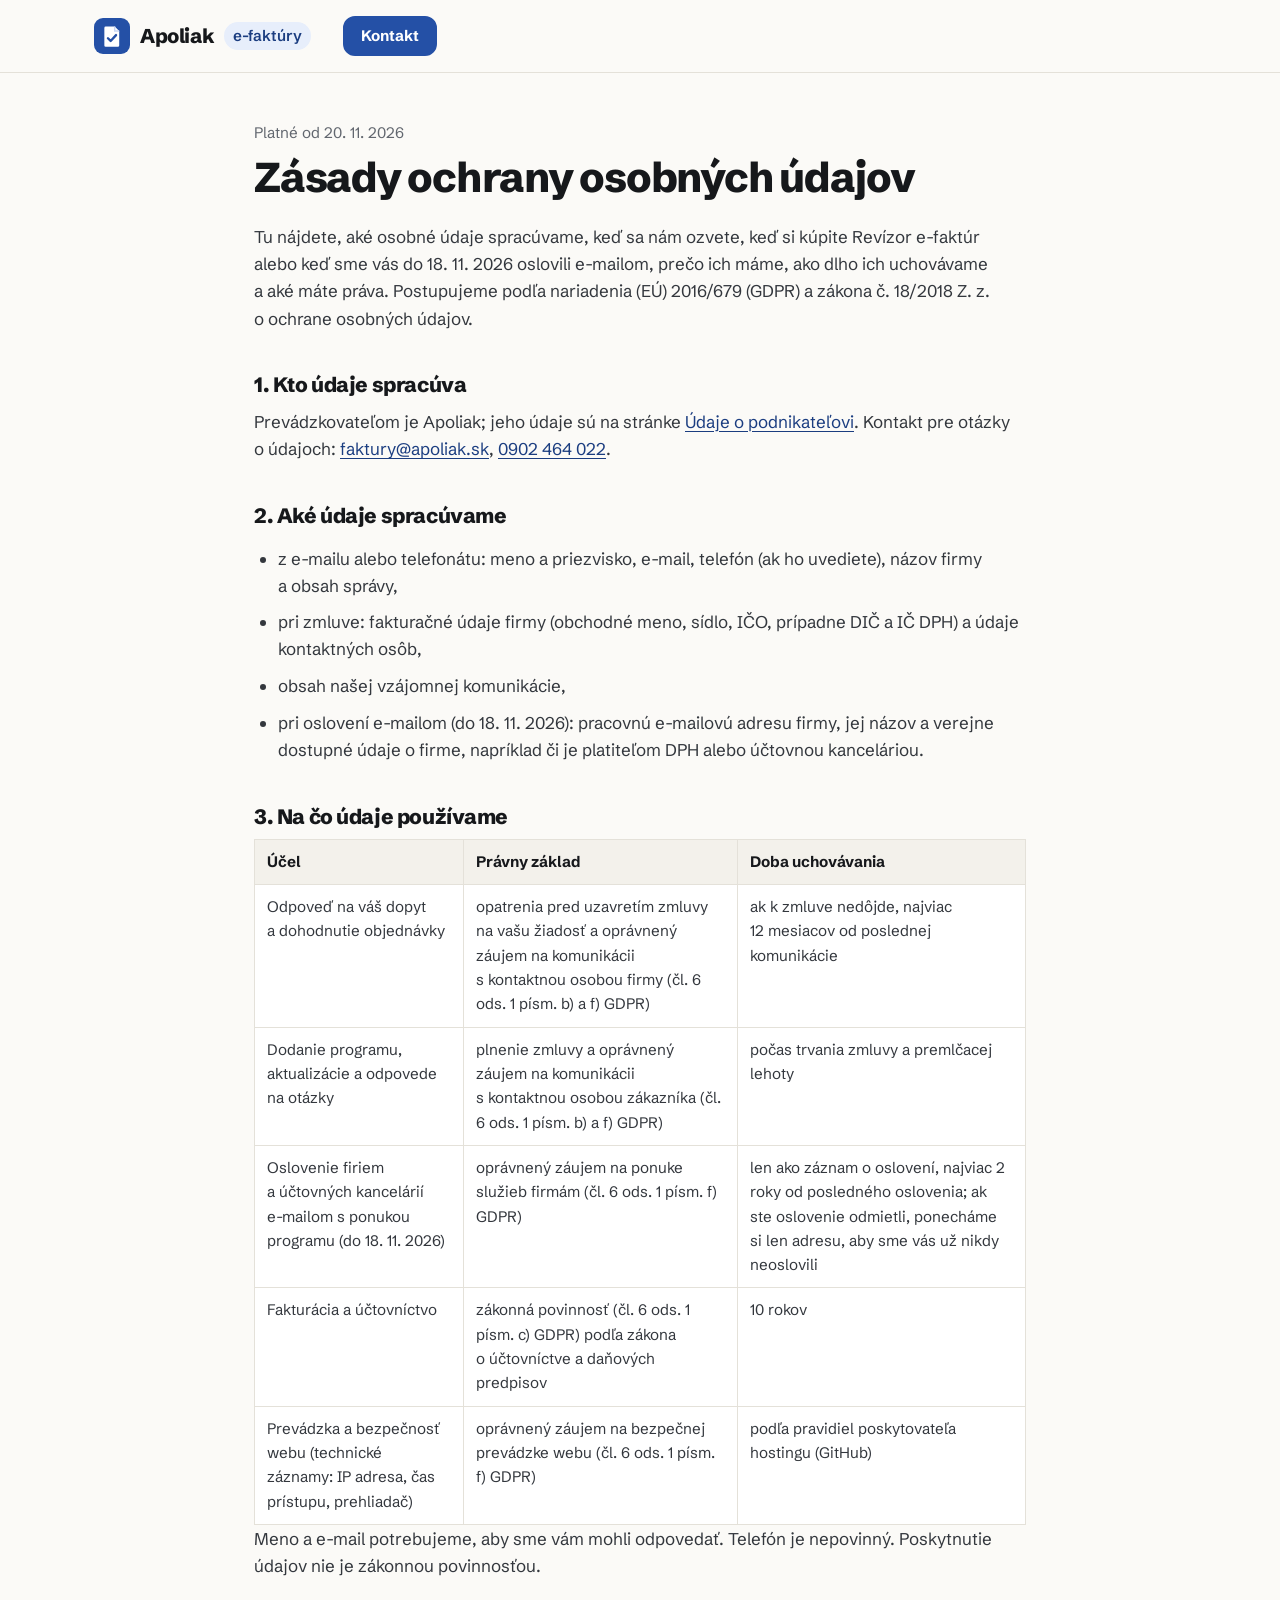
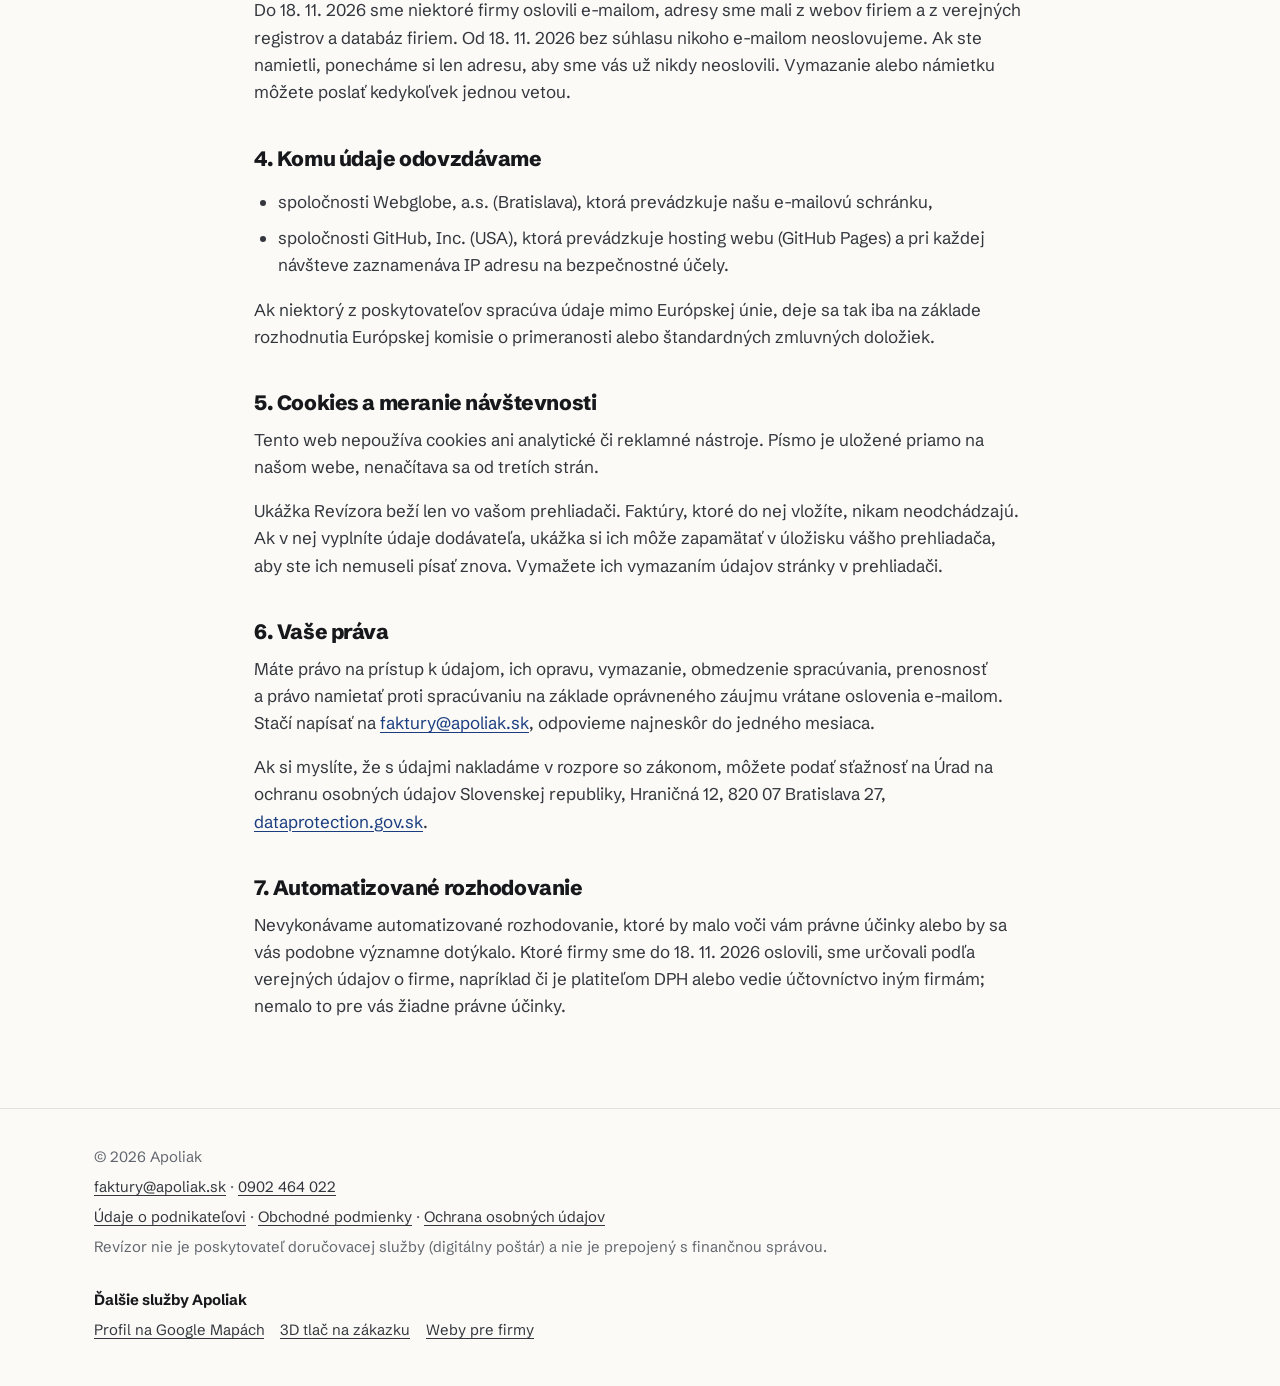
<file: ochrana-osobnych-udajov.html>
<!doctype html>
<html lang="sk">
<head>
  <meta charset="utf-8">
  <meta http-equiv="Content-Security-Policy" content="default-src 'self'; script-src 'self'; style-src 'self' 'unsafe-inline'; img-src 'self' data:; font-src 'self'; connect-src 'self'; form-action 'self'; base-uri 'self'; object-src 'none'">
  <meta name="referrer" content="strict-origin-when-cross-origin">
  <meta name="viewport" content="width=device-width, initial-scale=1, viewport-fit=cover">
  <title>Zásady ochrany osobných údajov | Apoliak e-faktúry</title>
  <meta name="description" content="Ako Apoliak spracúva osobné údaje pri predaji programu Revízor e-faktúr a pri oslovovaní firiem e-mailom.">
  <meta name="theme-color" content="#fbfaf7">
  <meta name="color-scheme" content="light">
  <link rel="canonical" href="https://efaktury.apoliak.sk/ochrana-osobnych-udajov.html">
  <link rel="icon" href="assets/img/favicon.svg" type="image/svg+xml">
  <link rel="apple-touch-icon" href="assets/img/apple-touch-icon.png">
  <link rel="preload" href="assets/fonts/schibsted-grotesk-latin-wght-normal.woff2" as="font" type="font/woff2" crossorigin>
  <link rel="stylesheet" href="assets/css/style.css">
</head>
<body>
<svg width="0" height="0" style="position:absolute" aria-hidden="true">
  <symbol id="i-check" viewBox="0 0 24 24"><path d="M5 12.5l4.2 4.2L19 7" fill="none" stroke="currentColor" stroke-width="2.6" stroke-linecap="round" stroke-linejoin="round"/></symbol>
  <symbol id="i-warn" viewBox="0 0 24 24"><path d="M12 4l9 16H3z" fill="none" stroke="currentColor" stroke-width="2.2" stroke-linejoin="round"/><path d="M12 10v4.5M12 17.2v.3" stroke="currentColor" stroke-width="2.2" stroke-linecap="round"/></symbol>
  <symbol id="i-mail" viewBox="0 0 24 24"><rect x="3" y="5.5" width="18" height="13" rx="2.5" fill="none" stroke="currentColor" stroke-width="2"/><path d="M4 7.5l8 6 8-6" fill="none" stroke="currentColor" stroke-width="2" stroke-linejoin="round"/></symbol>
  <symbol id="i-phone" viewBox="0 0 24 24"><path d="M6.6 3.5h3l1.5 4-2 1.3a11 11 0 005.1 5.1l1.3-2 4 1.5v3a2 2 0 01-2.2 2A16.5 16.5 0 014.6 5.7a2 2 0 012-2.2z" fill="none" stroke="currentColor" stroke-width="2" stroke-linejoin="round"/></symbol>
  <symbol id="i-download" viewBox="0 0 24 24"><path d="M12 4v11m0 0l-4.5-4.5M12 15l4.5-4.5M5 19.5h14" fill="none" stroke="currentColor" stroke-width="2.2" stroke-linecap="round" stroke-linejoin="round"/></symbol>
</svg>
  <a class="skip-link" href="#obsah">Preskočiť na obsah</a>
  <header class="site-header">
    <div class="wrap header-inner">
      <a class="logo" href="./" aria-label="Apoliak e-faktúry – úvod"><svg class="logo-mark" viewBox="0 0 40 40" aria-hidden="true"><rect width="40" height="40" rx="10" fill="#2450a6"/><path d="M13 9.5h10l5 5v16a1.5 1.5 0 01-1.5 1.5h-13.5a1.5 1.5 0 01-1.5-1.5v-19.5a1.5 1.5 0 011.5-1.5z" fill="#fff"/><path d="M23 9.5v5h5" fill="none" stroke="#c9d6f3" stroke-width="1.6"/><path d="M15.5 22.5l3 3 6-6.5" fill="none" stroke="#2450a6" stroke-width="2.6" stroke-linecap="round" stroke-linejoin="round"/></svg>Apoliak <span class="logo-tag">e-faktúry</span></a>
      
      <a class="btn btn--small" href="./#kontakt">Kontakt</a>
    </div>
  </header>
  <main id="obsah" class="legal">
    <div class="wrap legal-inner">
      <p class="meta">Platné od 20. 11. 2026</p>
      <h1>Zásady ochrany osobných údajov</h1>
      <p>Tu nájdete, aké osobné údaje spracúvame, keď sa nám ozvete, keď si kúpite Revízor <span class="nb">e-faktúr</span> alebo keď sme vás do 18. 11. 2026 oslovili <span class="nb">e-mailom</span>, prečo ich máme, ako dlho ich uchovávame a&nbsp;aké máte práva. Postupujeme podľa nariadenia (EÚ) 2016/679 (GDPR) a zákona č. 18/2018 Z.&nbsp;z. o&nbsp;ochrane osobných údajov.</p>
      <h2>1. Kto údaje spracúva</h2><p>Prevádzkovateľom je Apoliak; jeho údaje sú na stránke <a href="udaje-o-podnikatelovi.html">Údaje o podnikateľovi</a>. Kontakt pre otázky o&nbsp;údajoch: <a href="mailto:faktury@apoliak.sk">faktury@apoliak.sk</a>, <a href="tel:+421902464022">0902 464 022</a>.</p>
      <h2>2. Aké údaje spracúvame</h2><ul><li>z&nbsp;<span class="nb">e-mailu</span> alebo telefonátu: meno a&nbsp;priezvisko, <span class="nb">e-mail</span>, telefón (ak ho uvediete), názov firmy a&nbsp;obsah správy,</li><li>pri zmluve: fakturačné údaje firmy (obchodné meno, sídlo, IČO, prípadne DIČ a&nbsp;IČ DPH) a&nbsp;údaje kontaktných osôb,</li><li>obsah našej vzájomnej komunikácie,</li><li>pri oslovení <span class="nb">e-mailom</span> (do 18. 11. 2026): pracovnú <span class="nb">e-mailovú</span> adresu firmy, jej názov a&nbsp;verejne dostupné údaje o&nbsp;firme, napríklad či je platiteľom DPH alebo účtovnou kanceláriou.</li></ul>
      <h2>3. Na čo údaje používame</h2><div class="table-scroll"><table class="legal-table"><thead><tr><th>Účel</th><th>Právny základ</th><th>Doba uchovávania</th></tr></thead><tbody><tr><td data-label="Účel">Odpoveď na váš dopyt a&nbsp;dohodnutie objednávky</td><td data-label="Právny základ">opatrenia pred uzavretím zmluvy na vašu žiadosť a&nbsp;oprávnený záujem na komunikácii s&nbsp;kontaktnou osobou firmy (čl. 6 ods. 1 písm. b) a&nbsp;f) GDPR)</td><td data-label="Doba uchovávania">ak k&nbsp;zmluve nedôjde, najviac 12&nbsp;mesiacov od poslednej komunikácie</td></tr><tr><td data-label="Účel">Dodanie programu, aktualizácie a&nbsp;odpovede na otázky</td><td data-label="Právny základ">plnenie zmluvy a&nbsp;oprávnený záujem na komunikácii s&nbsp;kontaktnou osobou zákazníka (čl. 6 ods. 1 písm. b) a&nbsp;f) GDPR)</td><td data-label="Doba uchovávania">počas trvania zmluvy a&nbsp;premlčacej lehoty</td></tr><tr><td data-label="Účel">Oslovenie firiem a&nbsp;účtovných kancelárií <span class="nb">e-mailom</span> s&nbsp;ponukou programu (do 18. 11. 2026)</td><td data-label="Právny základ">oprávnený záujem na ponuke služieb firmám (čl. 6 ods. 1 písm. f) GDPR)</td><td data-label="Doba uchovávania">len ako záznam o&nbsp;oslovení, najviac 2 roky od posledného oslovenia; ak ste oslovenie odmietli, ponecháme si len adresu, aby sme vás už nikdy neoslovili</td></tr><tr><td data-label="Účel">Fakturácia a&nbsp;účtovníctvo</td><td data-label="Právny základ">zákonná povinnosť (čl. 6 ods. 1 písm. c) GDPR) podľa zákona o&nbsp;účtovníctve a&nbsp;daňových predpisov</td><td data-label="Doba uchovávania">10&nbsp;rokov</td></tr><tr><td data-label="Účel">Prevádzka a&nbsp;bezpečnosť webu (technické záznamy: IP adresa, čas prístupu, prehliadač)</td><td data-label="Právny základ">oprávnený záujem na bezpečnej prevádzke webu (čl. 6 ods. 1 písm. f) GDPR)</td><td data-label="Doba uchovávania">podľa pravidiel poskytovateľa hostingu (GitHub)</td></tr></tbody></table></div><p>Meno a&nbsp;<span class="nb">e-mail</span> potrebujeme, aby sme vám mohli odpovedať. Telefón je nepovinný. Poskytnutie údajov nie je zákonnou povinnosťou.</p><p>Do 18. 11. 2026 sme niektoré firmy oslovili <span class="nb">e-mailom</span>, adresy sme mali z&nbsp;webov firiem a&nbsp;z&nbsp;verejných registrov a&nbsp;databáz firiem. Od 18. 11. 2026 bez súhlasu nikoho <span class="nb">e-mailom</span> neoslovujeme. Ak ste namietli, ponecháme si len adresu, aby sme vás už nikdy neoslovili. Vymazanie alebo námietku môžete poslať kedykoľvek jednou vetou.</p>
      <h2>4. Komu údaje odovzdávame</h2><ul><li>spoločnosti Webglobe, a.s. (Bratislava), ktorá prevádzkuje našu <span class="nb">e-mailovú</span> schránku,</li><li>spoločnosti GitHub, Inc. (USA), ktorá prevádzkuje hosting webu (GitHub Pages) a&nbsp;pri každej návšteve zaznamenáva IP adresu na bezpečnostné účely.</li></ul><p>Ak niektorý z&nbsp;poskytovateľov spracúva údaje mimo Európskej únie, deje sa tak iba na základe rozhodnutia Európskej komisie o&nbsp;primeranosti alebo štandardných zmluvných doložiek.</p>
      <h2>5. Cookies a meranie návštevnosti</h2><p>Tento web nepoužíva cookies ani analytické či reklamné nástroje. Písmo je uložené priamo na našom webe, nenačítava sa od tretích strán.</p><p>Ukážka Revízora beží len vo vašom prehliadači. Faktúry, ktoré do nej vložíte, nikam neodchádzajú. Ak v&nbsp;nej vyplníte údaje dodávateľa, ukážka si ich môže zapamätať v&nbsp;úložisku vášho prehliadača, aby ste ich nemuseli písať znova. Vymažete ich vymazaním údajov stránky v&nbsp;prehliadači.</p>
      <h2>6. Vaše práva</h2><p>Máte právo na prístup k&nbsp;údajom, ich opravu, vymazanie, obmedzenie spracúvania, prenosnosť a&nbsp;právo namietať proti spracúvaniu na základe oprávneného záujmu vrátane oslovenia e-mailom. Stačí napísať na <a href="mailto:faktury@apoliak.sk">faktury@apoliak.sk</a>, odpovieme najneskôr do jedného mesiaca.</p><p>Ak si myslíte, že s&nbsp;údajmi nakladáme v&nbsp;rozpore so zákonom, môžete podať sťažnosť na Úrad na ochranu osobných údajov Slovenskej republiky, Hraničná 12, 820&nbsp;07 Bratislava 27, <a href="https://dataprotection.gov.sk" target="_blank" rel="noopener">dataprotection.gov.sk</a>.</p>
      <h2>7. Automatizované rozhodovanie</h2><p>Nevykonávame automatizované rozhodovanie, ktoré by malo voči vám právne účinky alebo by sa vás podobne významne dotýkalo. Ktoré firmy sme do 18. 11. 2026 oslovili, sme určovali podľa verejných údajov o&nbsp;firme, napríklad či je platiteľom DPH alebo vedie účtovníctvo iným firmám; nemalo to pre vás žiadne právne účinky.</p>
    </div>
  </main>

  <footer class="site-footer">
    <div class="wrap footer-grid">
      <div>
        <p>© <span data-year>2026</span> Apoliak</p>
        <p><a href="mailto:faktury@apoliak.sk">faktury@apoliak.sk</a> · <a href="tel:+421902464022">0902 464 022</a></p>
        <p><a href="udaje-o-podnikatelovi.html">Údaje o podnikateľovi</a> · <a href="obchodne-podmienky.html">Obchodné podmienky</a> · <a href="ochrana-osobnych-udajov.html">Ochrana osobných údajov</a></p>
        <p>Revízor nie je poskytovateľ doručovacej služby (digitálny poštár) a&nbsp;nie je prepojený s&nbsp;finančnou správou.</p>
      </div>
      <div class="footer-more">
        <p><strong>Ďalšie služby Apoliak</strong></p>
        <ul><li><a href="https://mapy.apoliak.sk/">Profil na Google Mapách</a></li><li><a href="https://3d.apoliak.sk/">3D tlač na zákazku</a></li><li><a href="https://apoliak.online/">Weby pre firmy</a></li></ul>
      </div>
    </div>
  </footer>
  <script src="assets/js/main.js" defer></script>
</body>
</html>
</file>
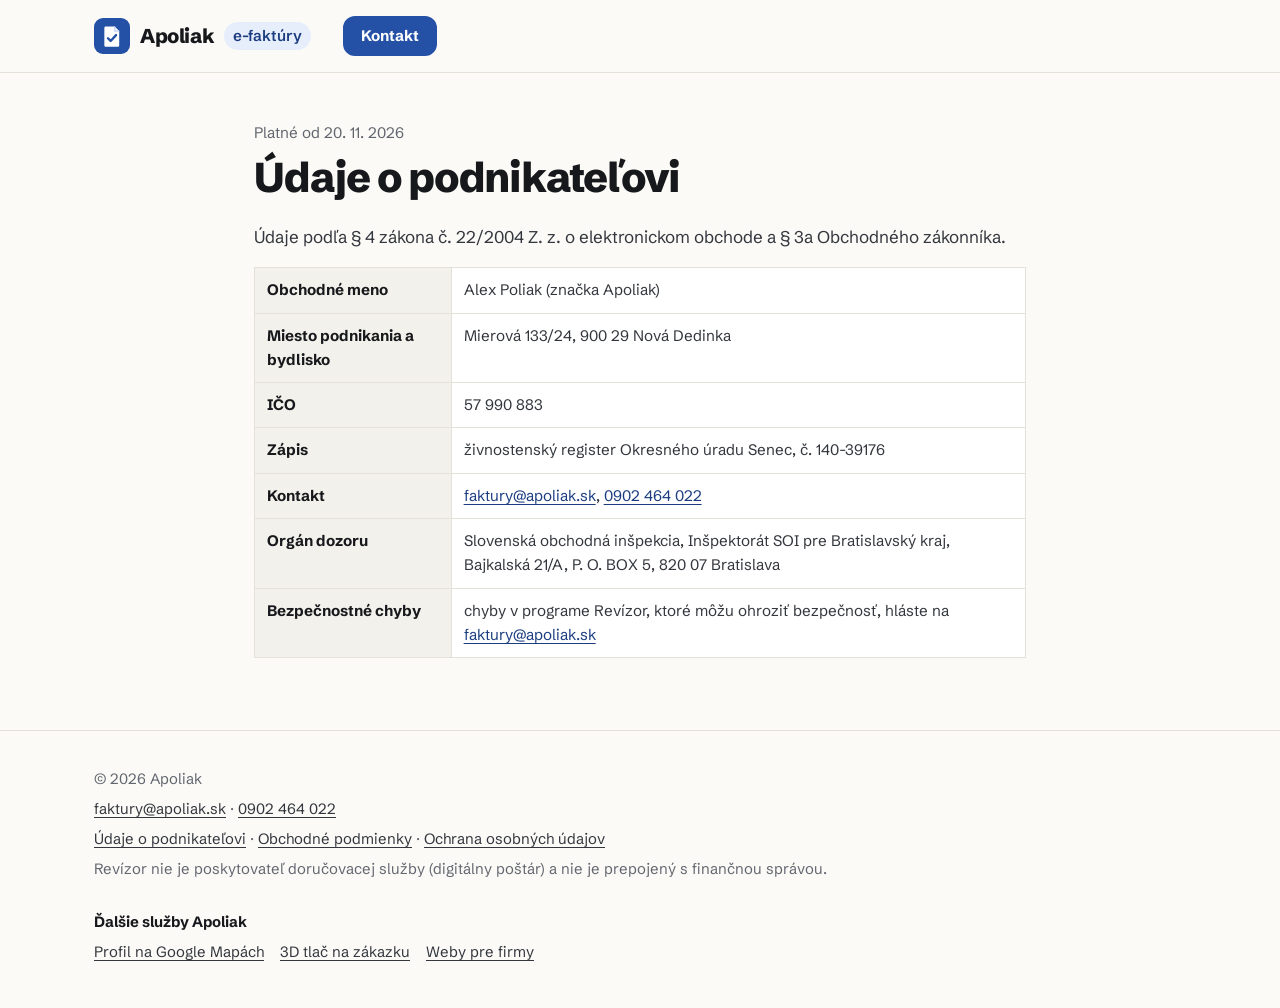
<file: udaje-o-podnikatelovi.html>
<!doctype html>
<html lang="sk">
<head>
  <meta charset="utf-8">
  <meta http-equiv="Content-Security-Policy" content="default-src 'self'; script-src 'self'; style-src 'self' 'unsafe-inline'; img-src 'self' data:; font-src 'self'; connect-src 'self'; form-action 'self'; base-uri 'self'; object-src 'none'">
  <meta name="referrer" content="strict-origin-when-cross-origin">
  <meta name="viewport" content="width=device-width, initial-scale=1, viewport-fit=cover">
  <title>Údaje o podnikateľovi | Apoliak e-faktúry</title>
  <meta name="description" content="Údaje o podnikateľovi podľa zákona o elektronickom obchode.">
  <meta name="theme-color" content="#fbfaf7">
  <meta name="color-scheme" content="light">
  <meta name="robots" content="noindex">
  <link rel="canonical" href="https://efaktury.apoliak.sk/udaje-o-podnikatelovi.html">
  <link rel="icon" href="assets/img/favicon.svg" type="image/svg+xml">
  <link rel="apple-touch-icon" href="assets/img/apple-touch-icon.png">
  <link rel="preload" href="assets/fonts/schibsted-grotesk-latin-wght-normal.woff2" as="font" type="font/woff2" crossorigin>
  <link rel="stylesheet" href="assets/css/style.css">
</head>
<body>
<svg width="0" height="0" style="position:absolute" aria-hidden="true">
  <symbol id="i-check" viewBox="0 0 24 24"><path d="M5 12.5l4.2 4.2L19 7" fill="none" stroke="currentColor" stroke-width="2.6" stroke-linecap="round" stroke-linejoin="round"/></symbol>
  <symbol id="i-warn" viewBox="0 0 24 24"><path d="M12 4l9 16H3z" fill="none" stroke="currentColor" stroke-width="2.2" stroke-linejoin="round"/><path d="M12 10v4.5M12 17.2v.3" stroke="currentColor" stroke-width="2.2" stroke-linecap="round"/></symbol>
  <symbol id="i-mail" viewBox="0 0 24 24"><rect x="3" y="5.5" width="18" height="13" rx="2.5" fill="none" stroke="currentColor" stroke-width="2"/><path d="M4 7.5l8 6 8-6" fill="none" stroke="currentColor" stroke-width="2" stroke-linejoin="round"/></symbol>
  <symbol id="i-phone" viewBox="0 0 24 24"><path d="M6.6 3.5h3l1.5 4-2 1.3a11 11 0 005.1 5.1l1.3-2 4 1.5v3a2 2 0 01-2.2 2A16.5 16.5 0 014.6 5.7a2 2 0 012-2.2z" fill="none" stroke="currentColor" stroke-width="2" stroke-linejoin="round"/></symbol>
  <symbol id="i-download" viewBox="0 0 24 24"><path d="M12 4v11m0 0l-4.5-4.5M12 15l4.5-4.5M5 19.5h14" fill="none" stroke="currentColor" stroke-width="2.2" stroke-linecap="round" stroke-linejoin="round"/></symbol>
</svg>
  <a class="skip-link" href="#obsah">Preskočiť na obsah</a>
  <header class="site-header">
    <div class="wrap header-inner">
      <a class="logo" href="./" aria-label="Apoliak e-faktúry – úvod"><svg class="logo-mark" viewBox="0 0 40 40" aria-hidden="true"><rect width="40" height="40" rx="10" fill="#2450a6"/><path d="M13 9.5h10l5 5v16a1.5 1.5 0 01-1.5 1.5h-13.5a1.5 1.5 0 01-1.5-1.5v-19.5a1.5 1.5 0 011.5-1.5z" fill="#fff"/><path d="M23 9.5v5h5" fill="none" stroke="#c9d6f3" stroke-width="1.6"/><path d="M15.5 22.5l3 3 6-6.5" fill="none" stroke="#2450a6" stroke-width="2.6" stroke-linecap="round" stroke-linejoin="round"/></svg>Apoliak <span class="logo-tag">e-faktúry</span></a>
      
      <a class="btn btn--small" href="./#kontakt">Kontakt</a>
    </div>
  </header>
  <main id="obsah" class="legal">
    <div class="wrap legal-inner">
      <p class="meta">Platné od 20. 11. 2026</p>
      <h1>Údaje o podnikateľovi</h1>
      <p>Údaje podľa § 4 zákona č. 22/2004 Z.&nbsp;z. o&nbsp;elektronickom obchode a § 3a Obchodného zákonníka.</p>
      <div class="table-scroll"><table class="legal-table"><tbody><tr><th scope="row">Obchodné meno</th><td>Alex Poliak (značka Apoliak)</td></tr><tr><th scope="row">Miesto podnikania a bydlisko</th><td>Mierová 133/24, 900 29 Nová Dedinka</td></tr><tr><th scope="row">IČO</th><td>57&nbsp;990&nbsp;883</td></tr><tr><th scope="row">Zápis</th><td>živnostenský register Okresného úradu Senec, č. 140-39176</td></tr><tr><th scope="row">Kontakt</th><td><a href="mailto:faktury@apoliak.sk">faktury@apoliak.sk</a>, <a href="tel:+421902464022">0902&nbsp;464&nbsp;022</a></td></tr><tr><th scope="row">Orgán dozoru</th><td>Slovenská obchodná inšpekcia, Inšpektorát SOI pre Bratislavský kraj, Bajkalská 21/A, P. O. BOX 5, 820 07 Bratislava</td></tr><tr><th scope="row">Bezpečnostné chyby</th><td>chyby v&nbsp;programe Revízor, ktoré môžu ohroziť bezpečnosť, hláste na <a href="mailto:faktury@apoliak.sk">faktury@apoliak.sk</a></td></tr></tbody></table></div>
    </div>
  </main>

  <footer class="site-footer">
    <div class="wrap footer-grid">
      <div>
        <p>© <span data-year>2026</span> Apoliak</p>
        <p><a href="mailto:faktury@apoliak.sk">faktury@apoliak.sk</a> · <a href="tel:+421902464022">0902 464 022</a></p>
        <p><a href="udaje-o-podnikatelovi.html">Údaje o podnikateľovi</a> · <a href="obchodne-podmienky.html">Obchodné podmienky</a> · <a href="ochrana-osobnych-udajov.html">Ochrana osobných údajov</a></p>
        <p>Revízor nie je poskytovateľ doručovacej služby (digitálny poštár) a&nbsp;nie je prepojený s&nbsp;finančnou správou.</p>
      </div>
      <div class="footer-more">
        <p><strong>Ďalšie služby Apoliak</strong></p>
        <ul><li><a href="https://mapy.apoliak.sk/">Profil na Google Mapách</a></li><li><a href="https://3d.apoliak.sk/">3D tlač na zákazku</a></li><li><a href="https://apoliak.online/">Weby pre firmy</a></li></ul>
      </div>
    </div>
  </footer>
  <script src="assets/js/main.js" defer></script>
</body>
</html>
</file>
<file: assets/css/style.css>
:root { --accent: #2450a6; --accent-ink: #1b3d80; --accent-soft: #e7eefb; }

/* ============================================================
   Spoločné štýly webov na subdoménach apoliak.sk
   (efaktury.apoliak.sk, mapy.apoliak.sk, 3d.apoliak.sk).
   Farby značky a písmo sú rovnaké ako na apoliak.online, každý web
   má len vlastnú farbu --accent (doplní ju nastroje/postav.py).
   Jedna svetlá téma, nič sa nenačítava z cudzieho servera,
   nič sa pri načítaní neskrýva ani nenabieha.
   ============================================================ */

@font-face {
  font-family: "Schibsted Grotesk";
  font-style: normal;
  font-display: swap;
  font-weight: 400 900;
  src: url("../fonts/schibsted-grotesk-latin-ext-wght-normal.woff2") format("woff2");
  unicode-range: U+0100-02BA, U+02BD-02C5, U+02C7-02CC, U+02CE-02D7, U+02DD-02FF, U+0304, U+0308, U+0329, U+1D00-1DBF, U+1E00-1E9F, U+1EF2-1EFF, U+2020, U+20A0-20AB, U+20AD-20C0, U+2113, U+2C60-2C7F, U+A720-A7FF;
}
@font-face {
  font-family: "Schibsted Grotesk";
  font-style: normal;
  font-display: swap;
  font-weight: 400 900;
  src: url("../fonts/schibsted-grotesk-latin-wght-normal.woff2") format("woff2");
  unicode-range: U+0000-00FF, U+0131, U+0152-0153, U+02BB-02BC, U+02C6, U+02DA, U+02DC, U+0304, U+0308, U+0329, U+2000-206F, U+20AC, U+2122, U+2191, U+2193, U+2212, U+2215, U+FEFF, U+FFFD;
}

:root {
  --paper: #fbfaf7;
  --paper-2: #f3f1eb;
  --white: #ffffff;
  --ink: #16181b;
  --text: #33373d;
  --muted: #62676f;
  --line: #e4e1d9;
  --line-2: #cfcbc0;
  --yellow: #ffd23f;
  --ok: #1f7a4d;
  --warn: #b4541a;
  --shadow: 0 1px 2px rgba(22, 24, 27, .06), 0 10px 28px rgba(22, 24, 27, .08);
  --radius: 14px;
  --font: "Schibsted Grotesk", "Segoe UI", system-ui, -apple-system, Roboto, Arial, sans-serif;
  /* --accent, --accent-ink a --accent-soft dopĺňa postav.py podľa webu */
}

*, *::before, *::after { box-sizing: border-box; }
html { -webkit-text-size-adjust: 100%; text-size-adjust: 100%; }
body {
  margin: 0;
  background: var(--paper);
  color: var(--text);
  font-family: var(--font);
  font-size: 1.0625rem;
  line-height: 1.6;
}
img, svg { display: block; max-width: 100%; }
a { color: var(--accent-ink); text-underline-offset: .18em; }
a:hover { text-decoration-thickness: 2px; }
h1, h2, h3 { color: var(--ink); line-height: 1.15; letter-spacing: -0.02em; margin: 0 0 .5em; }
h1 { font-size: clamp(2.1rem, 5.2vw, 3.6rem); font-weight: 800; letter-spacing: -0.03em; }
h2 { font-size: clamp(1.6rem, 3.4vw, 2.35rem); font-weight: 800; }
h3 { font-size: 1.2rem; font-weight: 700; }
p { margin: 0 0 1em; }
strong { color: var(--ink); }
.nb { white-space: nowrap; }
.icon { width: 1.15em; height: 1.15em; flex: none; }
.sr { position: absolute; width: 1px; height: 1px; overflow: hidden; clip: rect(0 0 0 0); white-space: nowrap; }

.wrap { width: 100%; max-width: 1140px; margin: 0 auto; padding: 0 24px; }

.skip-link { position: absolute; left: -999px; top: 8px; background: var(--ink); color: #fff; padding: 8px 14px; border-radius: 8px; z-index: 10; }
.skip-link:focus { left: 8px; }
:focus-visible { outline: 3px solid var(--accent); outline-offset: 3px; border-radius: 4px; }

/* ---------- hlavička ---------- */
.site-header { border-bottom: 1px solid var(--line); background: var(--paper); }
.header-inner { display: flex; align-items: center; gap: 24px; min-height: 72px; }
.logo { display: inline-flex; align-items: center; gap: 10px; color: var(--ink); text-decoration: none; font-weight: 800; font-size: 1.25rem; letter-spacing: -0.02em; }
.logo-mark { width: 36px; height: 36px; flex: none; }
.logo-tag { font-weight: 600; font-size: .95rem; color: var(--accent-ink); background: var(--accent-soft); padding: 2px 9px; border-radius: 999px; letter-spacing: 0; }
.nav { display: flex; gap: 22px; margin-left: auto; }
.nav a { color: var(--text); text-decoration: none; font-weight: 500; }
.nav a:hover { color: var(--ink); text-decoration: underline; }
.header-inner .btn { margin-left: 8px; }

/* ---------- tlačidlá ---------- */
.btn {
  display: inline-flex; align-items: center; justify-content: center; gap: 8px;
  min-height: 48px; padding: 0 22px; border-radius: 12px;
  background: var(--accent); color: #fff; font-weight: 700; text-decoration: none;
  border: 2px solid var(--accent); font-size: 1rem; line-height: 1.2; text-align: center;
}
.btn:hover { background: var(--accent-ink); border-color: var(--accent-ink); text-decoration: none; }
.btn--ghost { background: transparent; color: var(--ink); border-color: var(--line-2); }
.btn--ghost:hover { background: var(--white); color: var(--ink); border-color: var(--ink); }
.btn--small { min-height: 40px; padding: 0 16px; font-size: .95rem; }

/* ---------- úvod ---------- */
.hero { padding: 64px 0 56px; }
.hero-grid { display: grid; grid-template-columns: minmax(0, 1.08fr) minmax(0, .92fr); gap: 56px; align-items: center; }
.eyebrow { display: inline-block; font-weight: 700; font-size: .9rem; letter-spacing: .04em; text-transform: uppercase; color: var(--accent-ink); margin-bottom: 14px; }
.lead { font-size: 1.2rem; color: var(--text); max-width: 36em; }
.cta-row { display: flex; flex-wrap: wrap; gap: 12px; margin: 28px 0 22px; }
.facts { list-style: none; padding: 0; margin: 0; display: flex; flex-wrap: wrap; gap: 8px 22px; color: var(--muted); font-size: .97rem; }
.facts li { display: inline-flex; align-items: center; gap: 7px; }
.facts .icon { color: var(--ok); }

.panel { background: var(--white); border: 1px solid var(--line); border-radius: 18px; box-shadow: var(--shadow); padding: 26px; }
.panel-head { display: flex; flex-wrap: wrap; justify-content: space-between; align-items: baseline; gap: 4px 12px; border-bottom: 1px solid var(--line); padding-bottom: 14px; margin-bottom: 6px; }
.panel-title { font-weight: 800; color: var(--ink); font-size: 1.08rem; }
.panel-sub { color: var(--muted); font-size: .9rem; }
.rows { list-style: none; margin: 0; padding: 0; }
.rows li { display: flex; gap: 12px; align-items: flex-start; padding: 12px 0; border-bottom: 1px dashed var(--line); }
.rows li:last-child { border-bottom: 0; }
.rows .icon { margin-top: .2em; }
.rows .is-ok .icon { color: var(--ok); }
.rows .is-warn .icon { color: var(--warn); }
.rows small { display: block; color: var(--muted); font-size: .88rem; }
.panel-foot { margin-top: 14px; padding: 12px 14px; border-radius: 10px; background: var(--accent-soft); color: var(--ink); font-size: .95rem; }

/* XML → čitateľná faktúra (efaktury) */
.xml { margin: 12px 0 0; padding: 12px 14px; background: #1b1f24; color: #c9d4e3; border-radius: 10px; font: 12.5px/1.55 ui-monospace, "Cascadia Mono", Consolas, monospace; white-space: pre-wrap; overflow-wrap: anywhere; }
.arrow { display: flex; align-items: center; gap: 10px; margin: 14px 0 2px; color: var(--accent-ink); font-weight: 800; font-size: .95rem; }
.arrow::before, .arrow::after { content: ""; flex: 1; height: 1px; background: var(--line-2); }

/* ---------- sekcie ---------- */
.section { padding: 72px 0; }
.section--alt { background: var(--paper-2); border-top: 1px solid var(--line); border-bottom: 1px solid var(--line); }
.section-head { max-width: 46em; margin-bottom: 36px; }
.section-head p { color: var(--text); font-size: 1.1rem; }

.cards { display: grid; grid-template-columns: repeat(3, minmax(0, 1fr)); gap: 20px; }
.cards--2 { grid-template-columns: repeat(2, minmax(0, 1fr)); }
.cards--4 { grid-template-columns: repeat(4, minmax(0, 1fr)); }
.card { background: var(--white); border: 1px solid var(--line); border-radius: var(--radius); padding: 24px; }
.card p:last-child { margin-bottom: 0; }
.card--big { padding: 30px; display: flex; flex-direction: column; }
.card--big h3 { font-size: 1.45rem; }
.card--big .checks { margin: 16px 0 20px; }
.card-price { margin: auto 0 0; padding-top: 16px; border-top: 1px solid var(--line); color: var(--muted); }
.card-price strong { font-size: 1.3rem; }
.card-num { display: inline-grid; place-items: center; width: 38px; height: 38px; border-radius: 10px; background: var(--accent-soft); color: var(--accent-ink); font-weight: 800; margin-bottom: 14px; }

.steps { list-style: none; counter-reset: krok; padding: 0; margin: 0; display: grid; grid-template-columns: repeat(4, minmax(0, 1fr)); gap: 20px; }
.steps li { counter-increment: krok; background: var(--white); border: 1px solid var(--line); border-radius: var(--radius); padding: 24px; }
.steps li::before { content: counter(krok); display: inline-grid; place-items: center; width: 38px; height: 38px; border-radius: 50%; background: var(--accent); color: #fff; font-weight: 800; margin-bottom: 14px; }
.steps p { margin: 0; }

.callout { display: flex; gap: 16px; align-items: flex-start; background: var(--white); border: 1px solid var(--line); border-left: 6px solid var(--yellow); border-radius: var(--radius); padding: 22px 24px; margin-top: 28px; }
.callout h3 { margin-bottom: .3em; }
.callout p:last-child { margin-bottom: 0; }

/* ---------- cenník ---------- */
.prices { display: grid; grid-template-columns: repeat(auto-fit, minmax(260px, 1fr)); gap: 20px; align-items: stretch; }
.price { display: flex; flex-direction: column; background: var(--white); border: 1px solid var(--line); border-radius: 18px; padding: 28px; }
.price--main { border: 2px solid var(--accent); box-shadow: var(--shadow); }
.price-name { font-weight: 800; color: var(--ink); font-size: 1.15rem; margin-bottom: 6px; }
.price-amount { font-size: 2.5rem; font-weight: 800; color: var(--ink); line-height: 1.1; letter-spacing: -0.03em; }
.price-unit { font-size: 1rem; font-weight: 600; color: var(--muted); letter-spacing: 0; }
.price-note { color: var(--muted); font-size: .95rem; margin: 6px 0 18px; }
.checks { list-style: none; padding: 0; margin: 0 0 24px; display: grid; gap: 10px; }
.checks li { display: flex; gap: 10px; align-items: flex-start; }
.checks .icon { color: var(--ok); margin-top: .22em; }
.price .btn { margin-top: auto; }
.prices-after { margin-top: 22px; color: var(--muted); font-size: .97rem; max-width: 52em; }

/* ---------- ukážka a sťahovanie ---------- */
.demo { display: grid; grid-template-columns: minmax(0, 1fr) minmax(0, 1fr); gap: 40px; align-items: center; }
.files { list-style: none; padding: 0; margin: 0; display: grid; gap: 10px; }
.files a { display: flex; justify-content: space-between; gap: 12px; align-items: center; background: var(--white); border: 1px solid var(--line); border-radius: 12px; padding: 14px 16px; color: var(--ink); text-decoration: none; font-weight: 600; }
.files a:hover { border-color: var(--accent); }
.files span { color: var(--muted); font-weight: 500; font-size: .9rem; white-space: nowrap; }

/* ---------- otázky ---------- */
.faq { display: grid; gap: 12px; max-width: 52em; }
.faq details { background: var(--white); border: 1px solid var(--line); border-radius: 12px; padding: 0 20px; }
.faq summary { cursor: pointer; font-weight: 700; color: var(--ink); padding: 18px 0; list-style: none; display: flex; justify-content: space-between; gap: 16px; }
.faq summary::-webkit-details-marker { display: none; }
.faq summary::after { content: "+"; font-size: 1.4rem; line-height: 1; color: var(--accent-ink); }
.faq details[open] summary::after { content: "–"; }
.faq details > div { padding: 0 0 18px; }
.faq details > div p:last-child { margin-bottom: 0; }

/* ---------- kontakt ---------- */
.contact { display: grid; grid-template-columns: minmax(0, 1.1fr) minmax(0, .9fr); gap: 40px; align-items: start; }
.contact-box { background: var(--white); border: 1px solid var(--line); border-radius: 18px; padding: 28px; box-shadow: var(--shadow); display: grid; gap: 14px; }
.contact-line { display: flex; gap: 12px; align-items: center; font-size: 1.15rem; font-weight: 700; color: var(--ink); text-decoration: none; }
.contact-line .icon { color: var(--accent-ink); width: 1.4em; height: 1.4em; }
.contact-line:hover { text-decoration: underline; }
.contact-box .btn { width: 100%; }
.small { font-size: .92rem; color: var(--muted); }

/* ---------- pätička ---------- */
.site-footer { border-top: 1px solid var(--line); padding: 36px 0 44px; color: var(--muted); font-size: .93rem; }
.footer-grid { display: flex; flex-wrap: wrap; justify-content: space-between; gap: 24px; }
.footer-grid p { margin: 0 0 .4em; }
.site-footer a { color: var(--text); }
.footer-more { max-width: 30em; }
.footer-more ul { list-style: none; padding: 0; margin: .4em 0 0; display: flex; flex-wrap: wrap; gap: 6px 16px; }

/* ---------- právne stránky ---------- */
.legal { padding: 48px 0 72px; }
.legal-inner { max-width: 820px; }
.legal h1 { font-size: clamp(1.9rem, 4vw, 2.6rem); }
.legal h2 { font-size: 1.3rem; margin-top: 2em; }
.legal ol, .legal ul { padding-left: 1.4em; }
.legal li { margin-bottom: .55em; }
.legal .meta { color: var(--muted); font-size: .95rem; margin-bottom: .6em; }
.table-scroll { overflow-x: auto; }
.legal-table { width: 100%; border-collapse: collapse; font-size: .95rem; background: var(--white); }
.legal-table th, .legal-table td { border: 1px solid var(--line); padding: 10px 12px; text-align: left; vertical-align: top; }
.legal-table th { background: var(--paper-2); color: var(--ink); }

/* ---------- 404 ---------- */
.notfound { padding: 96px 0; text-align: center; }
.notfound p { color: var(--muted); }

/* ---------- mobil ---------- */
@media (max-width: 960px) {
  .hero-grid, .demo, .contact { grid-template-columns: 1fr; gap: 36px; }
  .cards, .cards--4 { grid-template-columns: repeat(2, minmax(0, 1fr)); }
  .steps { grid-template-columns: repeat(2, minmax(0, 1fr)); }
  .nav { display: none; }
  .header-inner .btn { margin-left: auto; }
}
@media (max-width: 620px) {
  .wrap { padding: 0 16px; }
  body { font-size: 1rem; }
  .hero { padding: 40px 0 44px; }
  .section { padding: 52px 0; }
  .cards, .cards--2, .cards--4, .steps { grid-template-columns: 1fr; }
  .lead { font-size: 1.08rem; }
  .cta-row .btn { flex: 1 1 100%; }
  .logo-tag { display: none; }
  .callout { flex-direction: column; }
  .legal-table thead { display: none; }
  .legal-table, .legal-table tbody, .legal-table tr, .legal-table td { display: block; width: 100%; }
  .legal-table tr { border: 1px solid var(--line); margin-bottom: 10px; }
  .legal-table td { border: 0; border-bottom: 1px dashed var(--line); }
  .legal-table td::before { content: attr(data-label); display: block; font-weight: 700; color: var(--ink); font-size: .85rem; }
}
@media print {
  .site-header .btn, .skip-link, .cta-row { display: none; }
}
</file>
